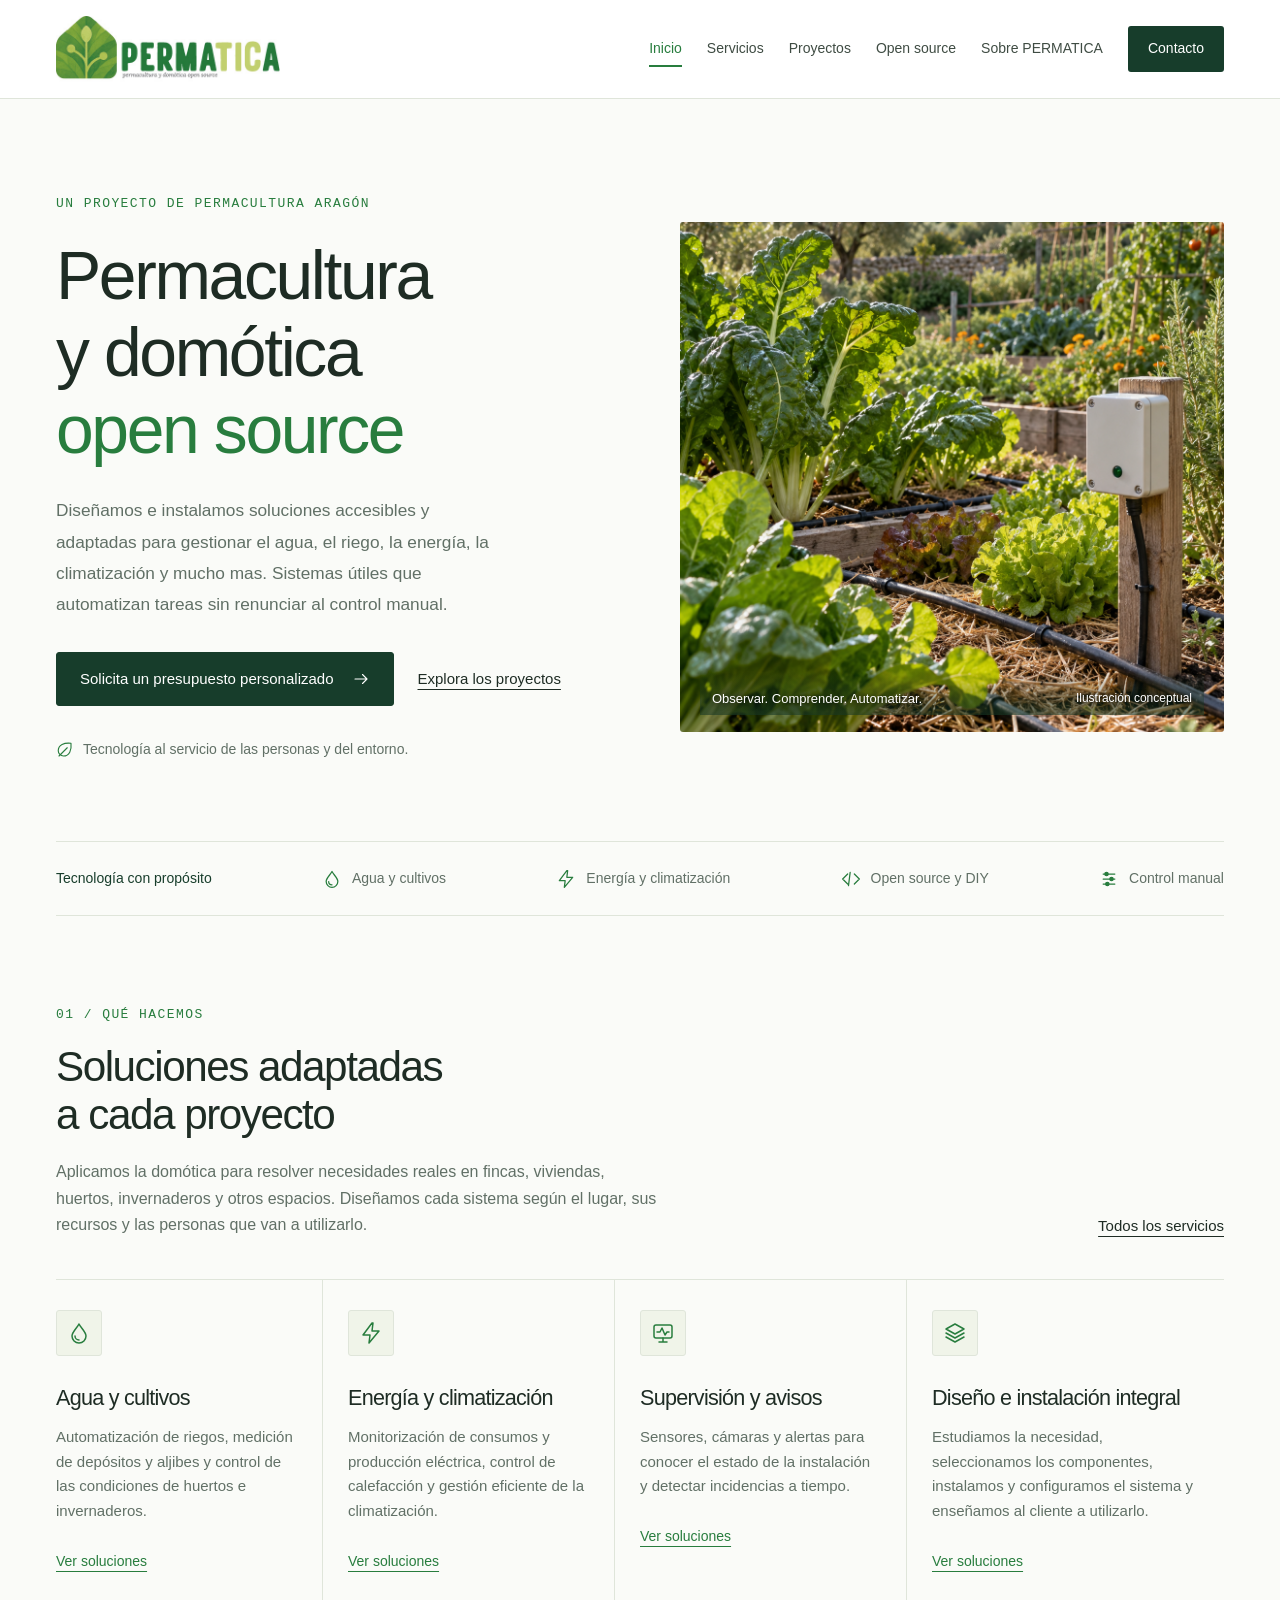
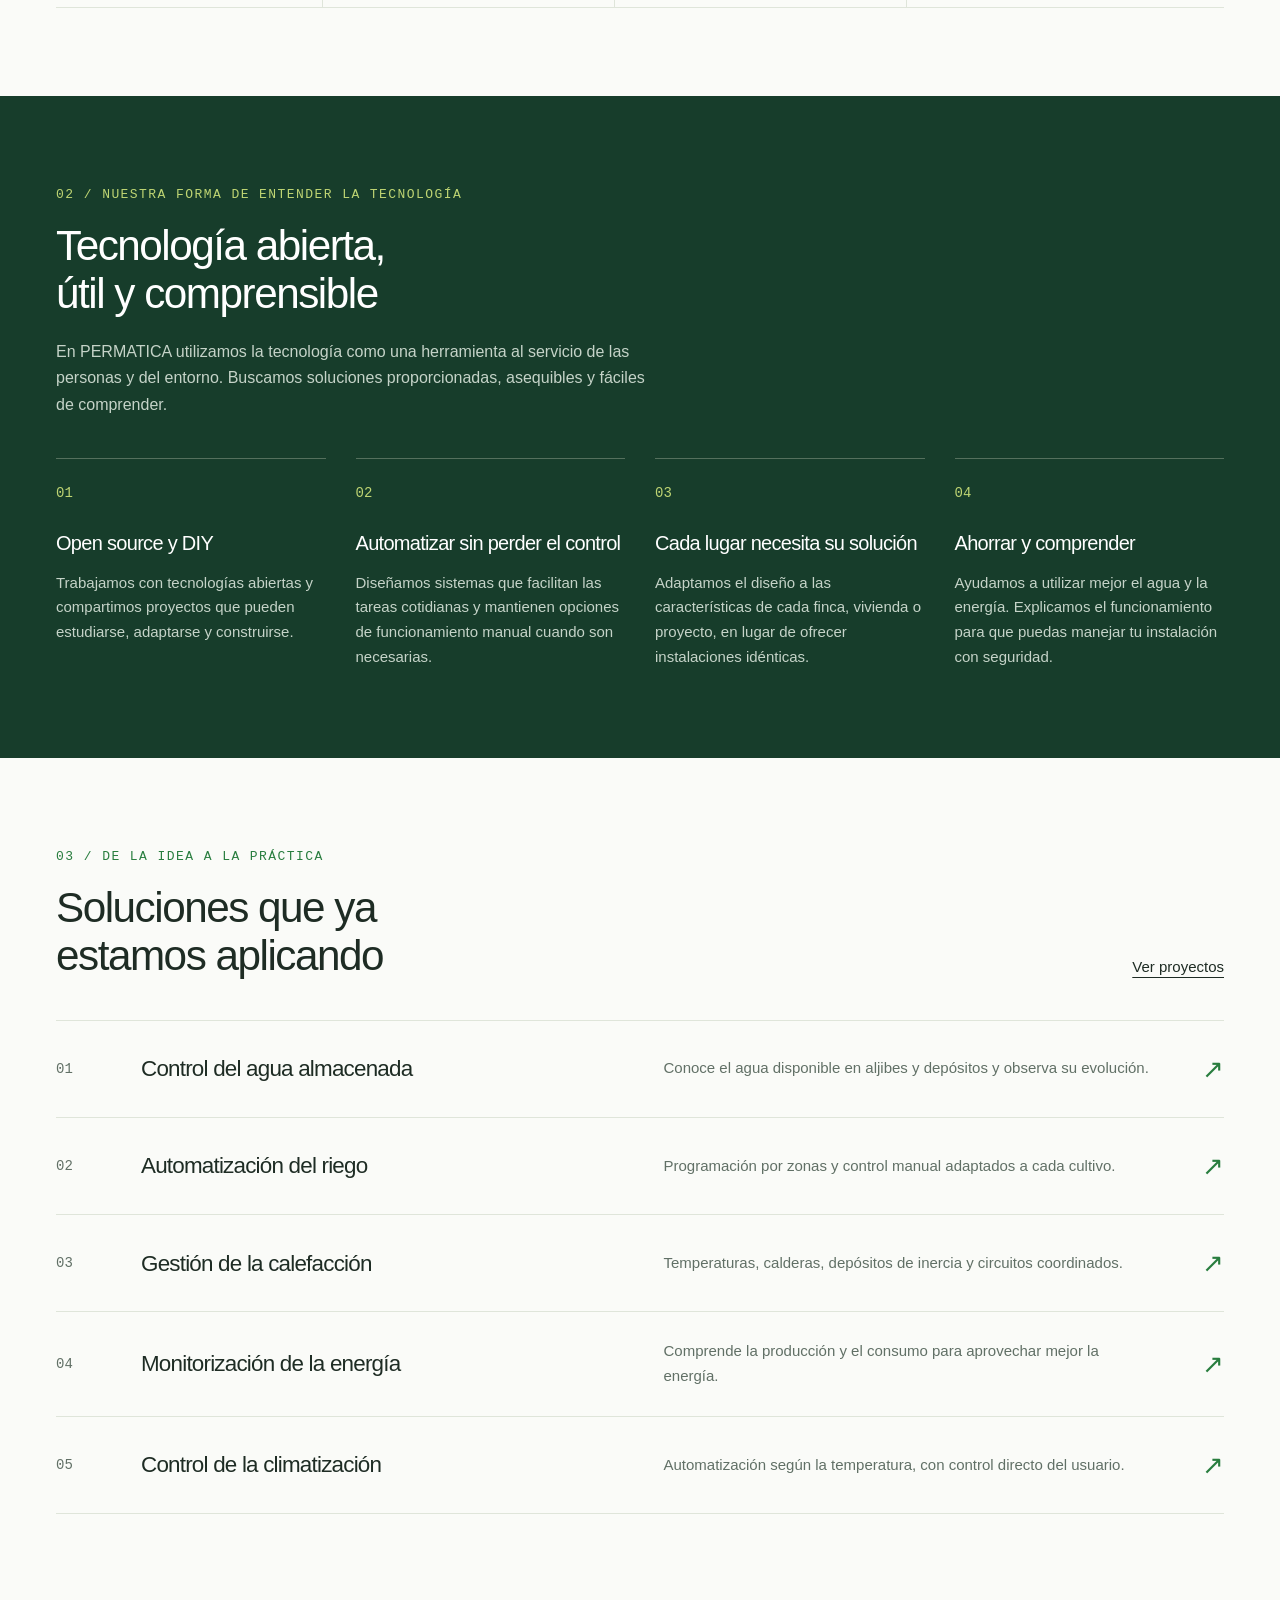
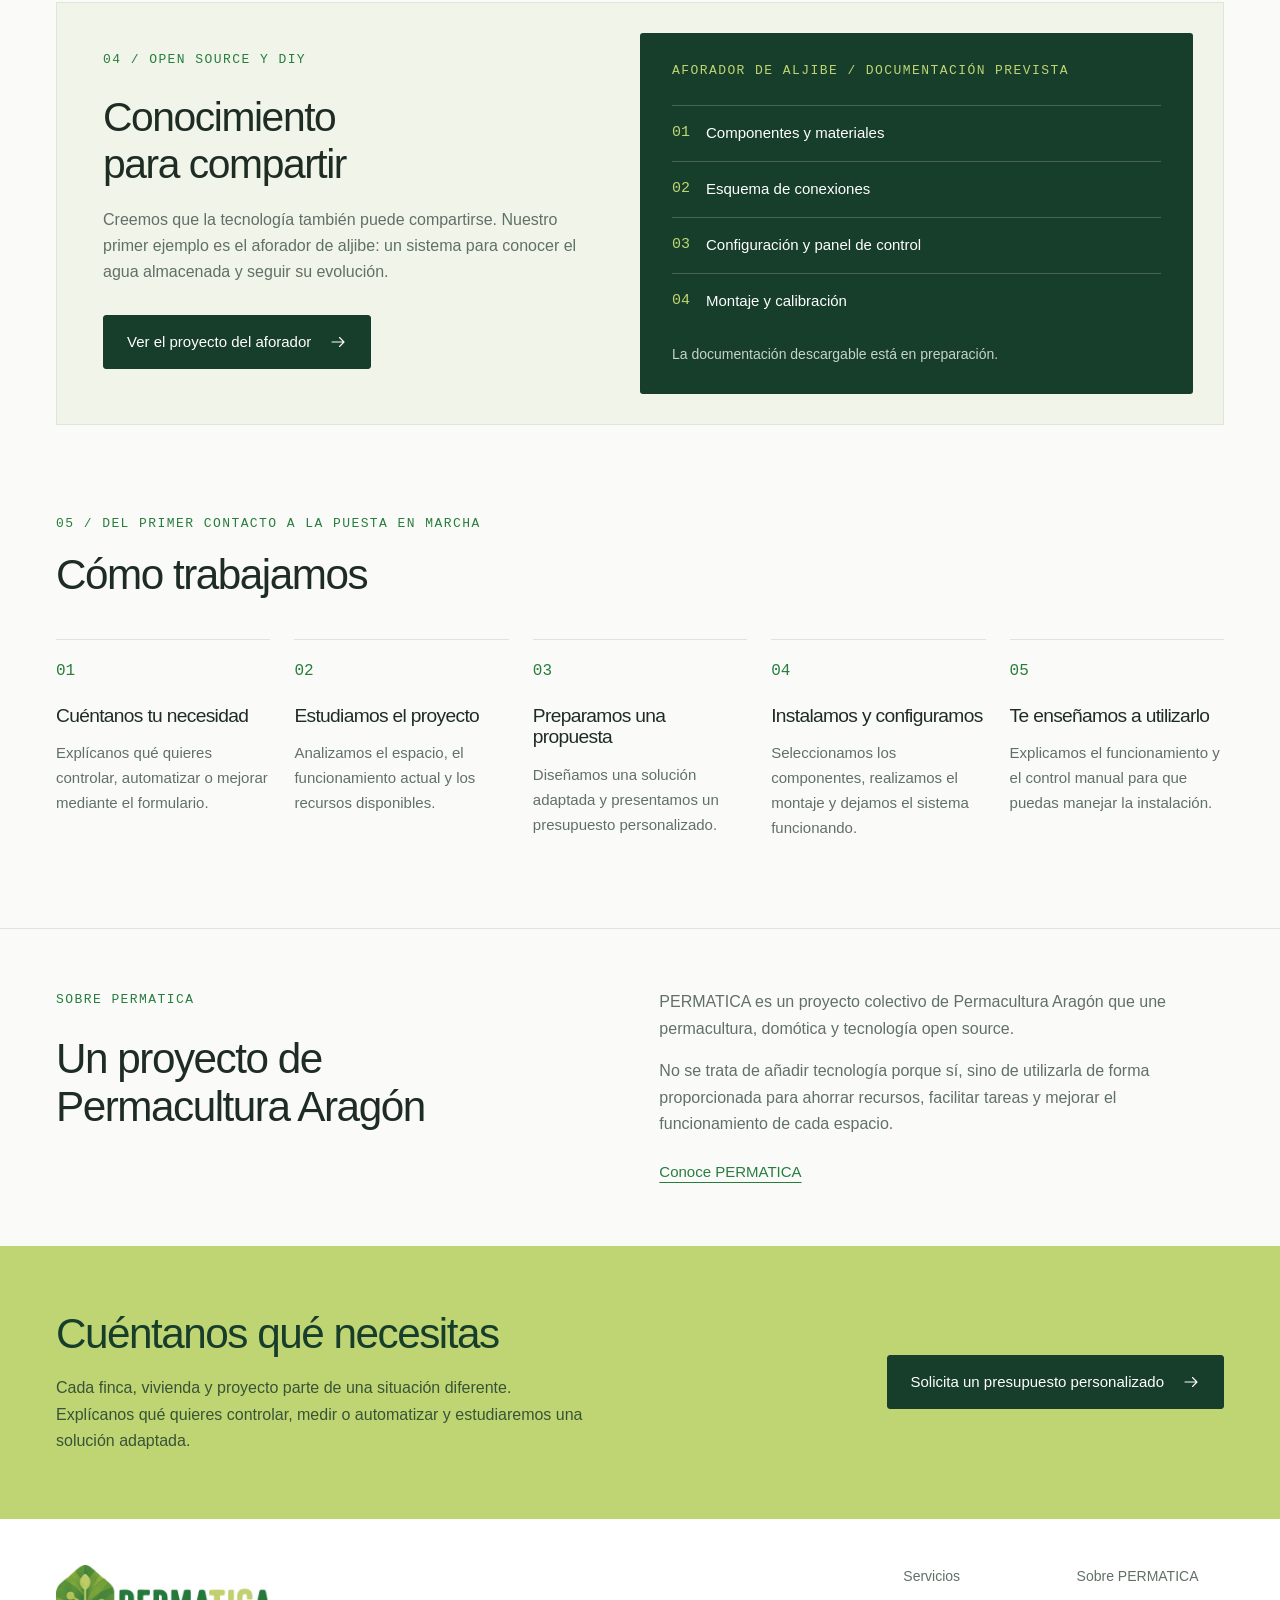
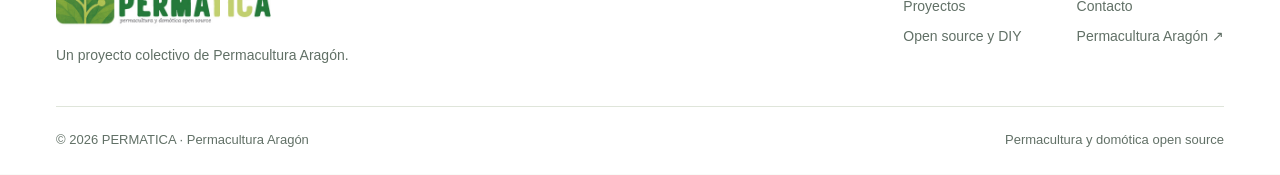
<file: index.html>
<!doctype html>
<html lang="es">
  <head>
    <meta charset="utf-8">
    <meta name="viewport" content="width=device-width,initial-scale=1">
    <meta name="color-scheme" content="light">
    <meta name="theme-color" content="#173d2b">
    <title>PERMATICA · Permacultura y domótica open source</title>
    <meta name="description" content="Diseñamos e instalamos soluciones de domótica para agua, riego, energía y climatización. Un proyecto colectivo de Permacultura Aragón.">
    <link rel="stylesheet" href="assets/site.css">
    <script src="assets/site.js" defer></script>
  </head>
  <body>
    <a class="skip" href="#contenido">Saltar al contenido</a>
    <header class="site-header">
      <div class="container header-inner">
        <a class="brand" href="index.html" aria-label="PERMATICA — Inicio"><img src="assets/logo-permatica.jpg" width="472" height="138" alt="PERMATICA. Permacultura y domótica open source"></a><button class="menu-toggle" type="button" aria-expanded="false" aria-controls="main-nav">Menú</button>
        <nav id="main-nav" class="main-nav" aria-label="Navegación principal">
          <a href="index.html" aria-current="page">Inicio</a><a href="servicios.html">Servicios</a><a href="proyectos.html">Proyectos</a><a href="open-source.html">Open source</a><a href="sobre-permatica.html">Sobre PERMATICA</a><a href="contacto.html" class="nav-contact">Contacto</a>
        </nav>
      </div>
    </header>
    <noscript>
      <div class="noscript">
        Navegación: <a href="index.html">Inicio</a> · <a href="servicios.html">Servicios</a> · <a href="proyectos.html">Proyectos</a> · <a href="open-source.html">Open source</a> · <a href="sobre-permatica.html">Sobre PERMATICA</a> · <a href="contacto.html">Contacto</a>
      </div>
    </noscript>
    <main id="contenido">
      <section class="hero">
        <div class="container">
          <div class="hero-grid">
            <div class="hero-copy">
              <span class="eyebrow">Un proyecto de Permacultura Aragón</span>
              <h1>
                Permacultura<br>y domótica<br><span>open source</span>
              </h1>
              <p class="lead">
                Diseñamos e instalamos soluciones accesibles y adaptadas para gestionar el agua, el riego, la energía, la climatización y mucho mas. Sistemas útiles que automatizan tareas sin renunciar al control manual.
              </p>
              <div class="hero-actions">
                <a class="button " href="contacto.html">Solicita un presupuesto personalizado<svg viewBox="0 0 24 24" fill="none" stroke="currentColor" stroke-width="1.5" stroke-linecap="round" stroke-linejoin="round" aria-hidden="true"><path d="M4 12h16m-6-6 6 6-6 6"/></svg></a><a class="text-link" href="proyectos.html">Explora los proyectos</a>
              </div>
              <p class="hero-foot">
                <svg viewBox="0 0 24 24" fill="none" stroke="currentColor" stroke-width="1.5" stroke-linecap="round" stroke-linejoin="round" aria-hidden="true"><path d="M20 3c-9-1-17 2-17 10a7 7 0 0 0 7 7c8 0 11-8 10-17ZM4 20 15 9"/></svg>Tecnología al servicio de las personas y del entorno.
              </p>
            </div>
            <figure class="hero-visual">
              <img src="assets/huerto-ilustracion.png" width="1024" height="1024" alt="Ilustración conceptual de un huerto con riego por goteo y sensores, entre vegetación y tecnología." fetchpriority="high">
              <figcaption class="photo-caption">
                <span>Observar. Comprender. Automatizar.</span><small>Ilustración conceptual</small>
              </figcaption>
            </figure>
          </div>
          <div class="topic-band">
            <span><b>Tecnología con propósito</b></span><span><svg viewBox="0 0 24 24" fill="none" stroke="currentColor" stroke-width="1.5" stroke-linecap="round" stroke-linejoin="round" aria-hidden="true"><path d="M12 3c-2 4-7 8-7 12a7 7 0 0 0 14 0c0-4-5-8-7-12Z"/><path d="M8 15a4 4 0 0 0 4 4"/></svg>Agua y cultivos</span><span><svg viewBox="0 0 24 24" fill="none" stroke="currentColor" stroke-width="1.5" stroke-linecap="round" stroke-linejoin="round" aria-hidden="true"><path d="m13 2-9 12h7l-1 8 10-12h-7l1-8Z"/></svg>Energía y climatización</span><span><svg viewBox="0 0 24 24" fill="none" stroke="currentColor" stroke-width="1.5" stroke-linecap="round" stroke-linejoin="round" aria-hidden="true"><path d="m8 6-6 6 6 6m8-12 6 6-6 6m-7 2 2-16"/></svg>Open source y DIY</span><span><svg viewBox="0 0 24 24" fill="none" stroke="currentColor" stroke-width="1.5" stroke-linecap="round" stroke-linejoin="round" aria-hidden="true"><path d="M5 6h14M5 12h14M5 18h14"/><circle cx="9" cy="6" r="2" fill="currentColor"/><circle cx="15" cy="12" r="2" fill="currentColor"/><circle cx="10" cy="18" r="2" fill="currentColor"/></svg>Control manual</span>
          </div>
        </div>
      </section>
      <section class="section">
        <div class="container">
          <div class="section-head">
            <div>
              <span class="eyebrow">01 / Qué hacemos</span>
              <h2>
                Soluciones adaptadas<br>a cada proyecto
              </h2>
              <p>
                Aplicamos la domótica para resolver necesidades reales en fincas, viviendas, huertos, invernaderos y otros espacios. Diseñamos cada sistema según el lugar, sus recursos y las personas que van a utilizarlo.
              </p>
            </div>
            <a class="text-link" href="servicios.html">Todos los servicios</a>
          </div>
          <div class="services-grid">
            <article class="service-card">
              <div class="service-icon">
                <svg viewBox="0 0 24 24" fill="none" stroke="currentColor" stroke-width="1.5" stroke-linecap="round" stroke-linejoin="round" aria-hidden="true"><path d="M12 3c-2 4-7 8-7 12a7 7 0 0 0 14 0c0-4-5-8-7-12Z"/><path d="M8 15a4 4 0 0 0 4 4"/></svg>
              </div>
              <h3>
                Agua y cultivos
              </h3>
              <p>
                Automatización de riegos, medición de depósitos y aljibes y control de las condiciones de huertos e invernaderos.
              </p>
              <a href="servicios.html#agua">Ver soluciones</a>
            </article>
            <article class="service-card">
              <div class="service-icon">
                <svg viewBox="0 0 24 24" fill="none" stroke="currentColor" stroke-width="1.5" stroke-linecap="round" stroke-linejoin="round" aria-hidden="true"><path d="m13 2-9 12h7l-1 8 10-12h-7l1-8Z"/></svg>
              </div>
              <h3>
                Energía y climatización
              </h3>
              <p>
                Monitorización de consumos y producción eléctrica, control de calefacción y gestión eficiente de la climatización.
              </p>
              <a href="servicios.html#energia">Ver soluciones</a>
            </article>
            <article class="service-card">
              <div class="service-icon">
                <svg viewBox="0 0 24 24" fill="none" stroke="currentColor" stroke-width="1.5" stroke-linecap="round" stroke-linejoin="round" aria-hidden="true"><rect x="3" y="4" width="18" height="13" rx="2"/><path d="M8 21h8M12 17v4M6 11h3l2-4 3 7 2-3h2"/></svg>
              </div>
              <h3>
                Supervisión y avisos
              </h3>
              <p>
                Sensores, cámaras y alertas para conocer el estado de la instalación y detectar incidencias a tiempo.
              </p>
              <a href="servicios.html#supervision">Ver soluciones</a>
            </article>
            <article class="service-card">
              <div class="service-icon">
                <svg viewBox="0 0 24 24" fill="none" stroke="currentColor" stroke-width="1.5" stroke-linecap="round" stroke-linejoin="round" aria-hidden="true"><path d="m12 3 9 5-9 5-9-5 9-5Zm-9 9 9 5 9-5M3 16l9 5 9-5"/></svg>
              </div>
              <h3>
                Diseño e instalación integral
              </h3>
              <p>
                Estudiamos la necesidad, seleccionamos los componentes, instalamos y configuramos el sistema y enseñamos al cliente a utilizarlo.
              </p>
              <a href="servicios.html#diseno">Ver soluciones</a>
            </article>
          </div>
        </div>
      </section>
      <section class="section dark-section">
        <div class="container">
          <div class="section-head">
            <div>
              <span class="eyebrow light">02 / Nuestra forma de entender la tecnología</span>
              <h2>
                Tecnología abierta,<br>útil y comprensible
              </h2>
              <p>
                En PERMATICA utilizamos la tecnología como una herramienta al servicio de las personas y del entorno. Buscamos soluciones proporcionadas, asequibles y fáciles de comprender.
              </p>
            </div>
          </div>
          <div class="principles">
            <article class="principle">
              <div class="num">
                01
              </div>
              <h3>
                Open source y DIY
              </h3>
              <p>
                Trabajamos con tecnologías abiertas y compartimos proyectos que pueden estudiarse, adaptarse y construirse.
              </p>
            </article>
            <article class="principle">
              <div class="num">
                02
              </div>
              <h3>
                Automatizar sin perder el control
              </h3>
              <p>
                Diseñamos sistemas que facilitan las tareas cotidianas y mantienen opciones de funcionamiento manual cuando son necesarias.
              </p>
            </article>
            <article class="principle">
              <div class="num">
                03
              </div>
              <h3>
                Cada lugar necesita su solución
              </h3>
              <p>
                Adaptamos el diseño a las características de cada finca, vivienda o proyecto, en lugar de ofrecer instalaciones idénticas.
              </p>
            </article>
            <article class="principle">
              <div class="num">
                04
              </div>
              <h3>
                Ahorrar y comprender
              </h3>
              <p>
                Ayudamos a utilizar mejor el agua y la energía. Explicamos el funcionamiento para que puedas manejar tu instalación con seguridad.
              </p>
            </article>
          </div>
        </div>
      </section>
      <section class="section">
        <div class="container">
          <div class="section-head">
            <div>
              <span class="eyebrow">03 / De la idea a la práctica</span>
              <h2>
                Soluciones que ya<br>estamos aplicando
              </h2>
            </div>
            <a class="text-link" href="proyectos.html">Ver proyectos</a>
          </div>
          <div class="project-list">
            <a class="project-row" href="proyectos.html#aforador"><span class="num">01</span>
            <h3>
              Control del agua almacenada
            </h3>
            <p>
              Conoce el agua disponible en aljibes y depósitos y observa su evolución.
            </p>
            <span class="row-arrow" aria-hidden="true">↗</span></a><a class="project-row" href="proyectos.html#riego"><span class="num">02</span>
            <h3>
              Automatización del riego
            </h3>
            <p>
              Programación por zonas y control manual adaptados a cada cultivo.
            </p>
            <span class="row-arrow" aria-hidden="true">↗</span></a><a class="project-row" href="proyectos.html#calefaccion"><span class="num">03</span>
            <h3>
              Gestión de la calefacción
            </h3>
            <p>
              Temperaturas, calderas, depósitos de inercia y circuitos coordinados.
            </p>
            <span class="row-arrow" aria-hidden="true">↗</span></a><a class="project-row" href="proyectos.html#energia"><span class="num">04</span>
            <h3>
              Monitorización de la energía
            </h3>
            <p>
              Comprende la producción y el consumo para aprovechar mejor la energía.
            </p>
            <span class="row-arrow" aria-hidden="true">↗</span></a><a class="project-row" href="proyectos.html#climatizacion"><span class="num">05</span>
            <h3>
              Control de la climatización
            </h3>
            <p>
              Automatización según la temperatura, con control directo del usuario.
            </p>
            <span class="row-arrow" aria-hidden="true">↗</span></a>
          </div>
        </div>
      </section>
      <section class="section" style="padding-top:0">
        <div class="container">
          <div class="open-panel">
            <div class="open-copy">
              <span class="eyebrow">04 / Open source y DIY</span>
              <h2>
                Conocimiento<br>para compartir
              </h2>
              <p>
                Creemos que la tecnología también puede compartirse. Nuestro primer ejemplo es el aforador de aljibe: un sistema para conocer el agua almacenada y seguir su evolución.
              </p>
              <a class="button " href="open-source.html">Ver el proyecto del aforador<svg viewBox="0 0 24 24" fill="none" stroke="currentColor" stroke-width="1.5" stroke-linecap="round" stroke-linejoin="round" aria-hidden="true"><path d="M4 12h16m-6-6 6 6-6 6"/></svg></a>
            </div>
            <div class="open-index">
              <span class="eyebrow light">Aforador de aljibe / Documentación prevista</span>
              <ul>
                <li>
                  <span>01</span>Componentes y materiales
                </li>
                <li>
                  <span>02</span>Esquema de conexiones
                </li>
                <li>
                  <span>03</span>Configuración y panel de control
                </li>
                <li>
                  <span>04</span>Montaje y calibración
                </li>
              </ul>
              <p class="status-note">
                La documentación descargable está en preparación.
              </p>
            </div>
          </div>
        </div>
      </section>
      <section class="section" style="padding-top:0">
        <div class="container">
          <div class="section-head">
            <div>
              <span class="eyebrow">05 / Del primer contacto a la puesta en marcha</span>
              <h2>
                Cómo trabajamos
              </h2>
            </div>
          </div>
          <div class="process">
            <article class="process-step">
              <span class="num">01</span>
              <h3>
                Cuéntanos tu necesidad
              </h3>
              <p>
                Explícanos qué quieres controlar, automatizar o mejorar mediante el formulario.
              </p>
            </article>
            <article class="process-step">
              <span class="num">02</span>
              <h3>
                Estudiamos el proyecto
              </h3>
              <p>
                Analizamos el espacio, el funcionamiento actual y los recursos disponibles.
              </p>
            </article>
            <article class="process-step">
              <span class="num">03</span>
              <h3>
                Preparamos una propuesta
              </h3>
              <p>
                Diseñamos una solución adaptada y presentamos un presupuesto personalizado.
              </p>
            </article>
            <article class="process-step">
              <span class="num">04</span>
              <h3>
                Instalamos y configuramos
              </h3>
              <p>
                Seleccionamos los componentes, realizamos el montaje y dejamos el sistema funcionando.
              </p>
            </article>
            <article class="process-step">
              <span class="num">05</span>
              <h3>
                Te enseñamos a utilizarlo
              </h3>
              <p>
                Explicamos el funcionamiento y el control manual para que puedas manejar la instalación.
              </p>
            </article>
          </div>
        </div>
      </section>
      <section class="about-strip">
        <div class="container">
          <div>
            <span class="eyebrow">Sobre PERMATICA</span>
            <h2>
              Un proyecto de<br>Permacultura Aragón
            </h2>
          </div>
          <div>
            <p>
              PERMATICA es un proyecto colectivo de Permacultura Aragón que une permacultura, domótica y tecnología open source.
            </p>
            <p>
              No se trata de añadir tecnología porque sí, sino de utilizarla de forma proporcionada para ahorrar recursos, facilitar tareas y mejorar el funcionamiento de cada espacio.
            </p>
            <a class="text-link" href="sobre-permatica.html">Conoce PERMATICA</a>
          </div>
        </div>
      </section>
      <section class="cta">
        <div class="container">
          <div>
            <h2>
              Cuéntanos qué necesitas
            </h2>
            <p>
              Cada finca, vivienda y proyecto parte de una situación diferente. Explícanos qué quieres controlar, medir o automatizar y estudiaremos una solución adaptada.
            </p>
          </div>
          <a class="button " href="contacto.html">Solicita un presupuesto personalizado<svg viewBox="0 0 24 24" fill="none" stroke="currentColor" stroke-width="1.5" stroke-linecap="round" stroke-linejoin="round" aria-hidden="true"><path d="M4 12h16m-6-6 6 6-6 6"/></svg></a>
        </div>
      </section>
    </main>
    <footer class="site-footer">
      <div class="container">
        <div class="footer-top">
          <div class="footer-brand">
            <a href="index.html"><img src="assets/logo-permatica.jpg" width="472" height="138" alt="PERMATICA" loading="lazy"></a>
            <p>
              Un proyecto colectivo de Permacultura Aragón.
            </p>
          </div>
          <div class="footer-links">
            <div>
              <a href="servicios.html">Servicios</a><a href="proyectos.html">Proyectos</a><a href="open-source.html">Open source y DIY</a>
            </div>
            <div>
              <a href="sobre-permatica.html">Sobre PERMATICA</a><a href="contacto.html">Contacto</a><a href="https://permaculturaaragon.org/" target="_blank" rel="noopener noreferrer">Permacultura Aragón ↗</a>
            </div>
          </div>
        </div>
        <div class="footer-bottom">
          <span>© 2026 PERMATICA · Permacultura Aragón</span><span>Permacultura y domótica open source</span>
        </div>
      </div>
    </footer>
  </body>
</html>
</file>
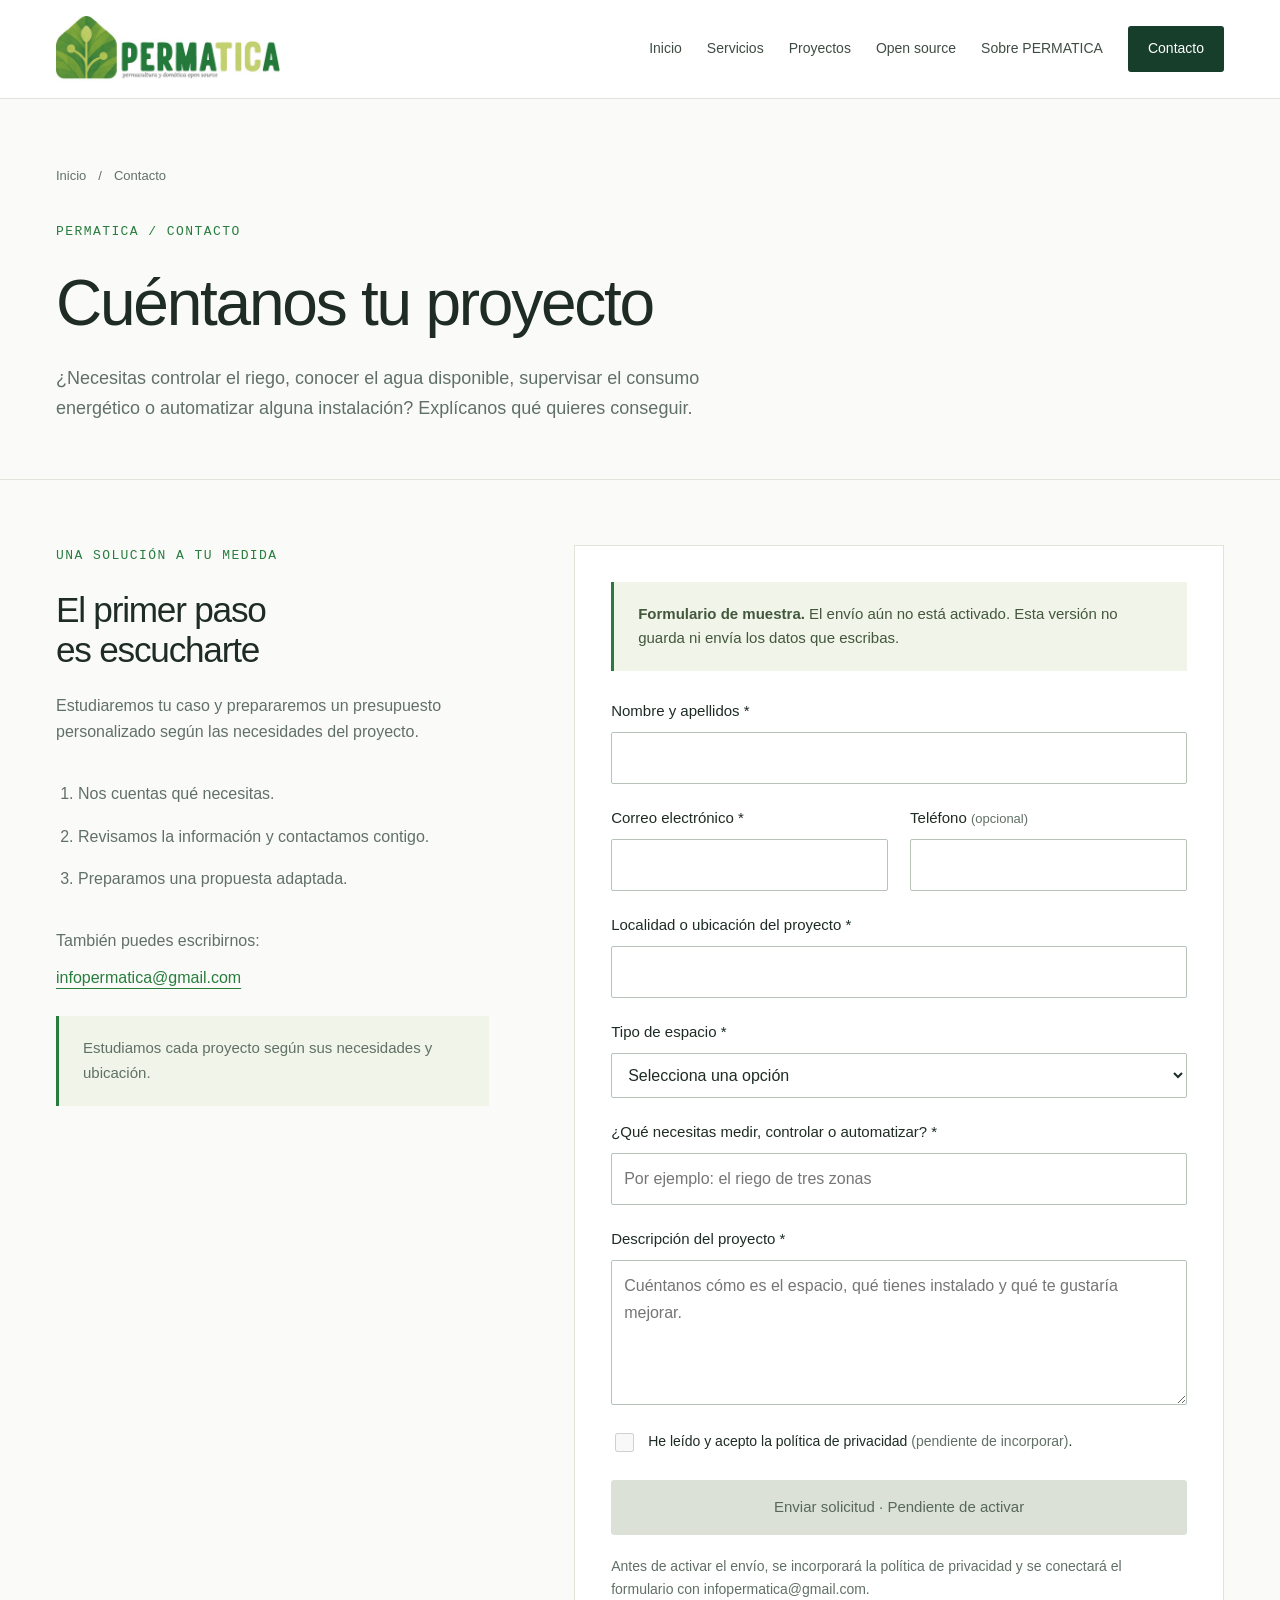
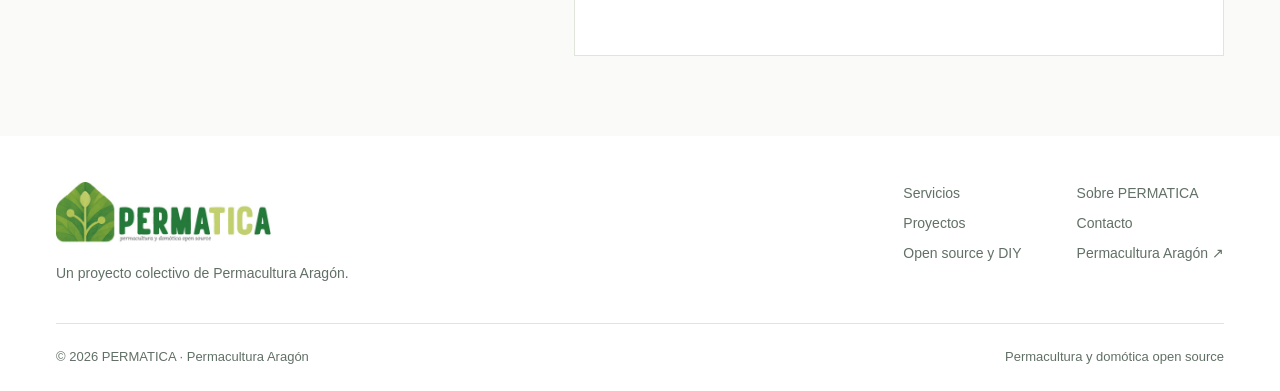
<file: contacto.html>
<!doctype html>
<html lang="es">
  <head>
    <meta charset="utf-8">
    <meta name="viewport" content="width=device-width,initial-scale=1">
    <meta name="color-scheme" content="light">
    <meta name="theme-color" content="#173d2b">
    <title>Contacto y presupuesto personalizado · PERMATICA</title>
    <meta name="description" content="Cuéntanos qué necesitas medir, controlar o automatizar. Estudiaremos una solución adaptada a tu proyecto.">
    <link rel="stylesheet" href="assets/site.css">
    <script src="assets/site.js" defer></script>
  </head>
  <body>
    <a class="skip" href="#contenido">Saltar al contenido</a>
    <header class="site-header">
      <div class="container header-inner">
        <a class="brand" href="index.html" aria-label="PERMATICA — Inicio"><img src="assets/logo-permatica.jpg" width="472" height="138" alt="PERMATICA. Permacultura y domótica open source"></a><button class="menu-toggle" type="button" aria-expanded="false" aria-controls="main-nav">Menú</button>
        <nav id="main-nav" class="main-nav" aria-label="Navegación principal">
          <a href="index.html">Inicio</a><a href="servicios.html">Servicios</a><a href="proyectos.html">Proyectos</a><a href="open-source.html">Open source</a><a href="sobre-permatica.html">Sobre PERMATICA</a><a href="contacto.html" aria-current="page" class="nav-contact">Contacto</a>
        </nav>
      </div>
    </header>
    <noscript>
      <div class="noscript">
        Navegación: <a href="index.html">Inicio</a> · <a href="servicios.html">Servicios</a> · <a href="proyectos.html">Proyectos</a> · <a href="open-source.html">Open source</a> · <a href="sobre-permatica.html">Sobre PERMATICA</a> · <a href="contacto.html">Contacto</a>
      </div>
    </noscript>
    <main id="contenido">
      <section class="page-intro">
        <div class="container">
          <div class="breadcrumb">
            <a href="index.html">Inicio</a><span aria-hidden="true">/</span><span>Contacto</span>
          </div>
          <span class="eyebrow">PERMATICA / Contacto</span>
          <h1>
            Cuéntanos tu proyecto
          </h1>
          <p class="lead">
            ¿Necesitas controlar el riego, conocer el agua disponible, supervisar el consumo energético o automatizar alguna instalación? Explícanos qué quieres conseguir.
          </p>
        </div>
      </section>
      <div class="container">
        <div class="contact-grid">
          <aside class="contact-aside">
            <span class="eyebrow">Una solución a tu medida</span>
            <h2>
              El primer paso<br>es escucharte
            </h2>
            <p>
              Estudiaremos tu caso y prepararemos un presupuesto personalizado según las necesidades del proyecto.
            </p>
            <ol>
              <li>
                Nos cuentas qué necesitas.
              </li>
              <li>
                Revisamos la información y contactamos contigo.
              </li>
              <li>
                Preparamos una propuesta adaptada.
              </li>
            </ol>
            <p>
              También puedes escribirnos:
            </p>
            <a class="email-link" href="mailto:infopermatica@gmail.com">infopermatica@gmail.com</a>
            <div class="notice">
              <p>
                Estudiamos cada proyecto según sus necesidades y ubicación.
              </p>
            </div>
          </aside>
          <div class="form-shell">
            <div class="notice" id="preview-notice">
              <p>
                <strong>Formulario de muestra.</strong> El envío aún no está activado. Esta versión no guarda ni envía los datos que escribas.
              </p>
            </div>
            <form id="project-form" aria-describedby="preview-notice privacy-draft" method="post">
              <div class="form-grid">
                <div class="field full">
                  <label for="name">
                    Nombre y apellidos <span aria-hidden="true">*</span>
                  </label>
                  <input id="name" name="name" autocomplete="name" required maxlength="150">
                </div>
                <div class="field">
                  <label for="email">
                    Correo electrónico <span aria-hidden="true">*</span>
                  </label>
                  <input type="email" id="email" name="email" autocomplete="email" required maxlength="254">
                </div>
                <div class="field">
                  <label for="phone">
                    Teléfono <small>(opcional)</small>
                  </label>
                  <input type="tel" id="phone" name="phone" autocomplete="tel" maxlength="40">
                </div>
                <div class="field full">
                  <label for="location">
                    Localidad o ubicación del proyecto <span aria-hidden="true">*</span>
                  </label>
                  <input id="location" name="location" autocomplete="address-level2" required maxlength="200">
                </div>
                <div class="field full">
                  <label for="space">
                    Tipo de espacio <span aria-hidden="true">*</span>
                  </label>
                  <select id="space" name="space" required><option value="">Selecciona una opción</option><option>Vivienda</option><option>Finca</option><option>Huerto</option><option>Invernadero</option><option>Asociación</option><option>Centro educativo</option><option>Otro</option></select>
                </div>
                <div class="field full">
                  <label for="need">
                    ¿Qué necesitas medir, controlar o automatizar? <span aria-hidden="true">*</span>
                  </label>
                  <input id="need" name="need" required maxlength="300" placeholder="Por ejemplo: el riego de tres zonas">
                </div>
                <div class="field full">
                  <label for="description">
                    Descripción del proyecto <span aria-hidden="true">*</span>
                  </label>
                  <textarea id="description" name="description" required maxlength="5000" placeholder="Cuéntanos cómo es el espacio, qué tienes instalado y qué te gustaría mejorar."></textarea>
                </div>
              </div>
              <label class="check-line">
                <input type="checkbox" name="privacy" required disabled><span>He leído y acepto la política de privacidad <span class="subtle">(pendiente de incorporar)</span>.</span>
              </label>
              <button type="submit" class="button" disabled>Enviar solicitud · Pendiente de activar</button>
              <p class="privacy-note" id="privacy-draft">
                Antes de activar el envío, se incorporará la política de privacidad y se conectará el formulario con infopermatica@gmail.com.
              </p>
              <p class="form-message" id="form-message" role="status" aria-live="polite">
              </p>
            </form>
          </div>
        </div>
      </div>
    </main>
    <footer class="site-footer">
      <div class="container">
        <div class="footer-top">
          <div class="footer-brand">
            <a href="index.html"><img src="assets/logo-permatica.jpg" width="472" height="138" alt="PERMATICA" loading="lazy"></a>
            <p>
              Un proyecto colectivo de Permacultura Aragón.
            </p>
          </div>
          <div class="footer-links">
            <div>
              <a href="servicios.html">Servicios</a><a href="proyectos.html">Proyectos</a><a href="open-source.html">Open source y DIY</a>
            </div>
            <div>
              <a href="sobre-permatica.html">Sobre PERMATICA</a><a href="contacto.html">Contacto</a><a href="https://permaculturaaragon.org/" target="_blank" rel="noopener noreferrer">Permacultura Aragón ↗</a>
            </div>
          </div>
        </div>
        <div class="footer-bottom">
          <span>© 2026 PERMATICA · Permacultura Aragón</span><span>Permacultura y domótica open source</span>
        </div>
      </div>
    </footer>
  </body>
</html>
</file>
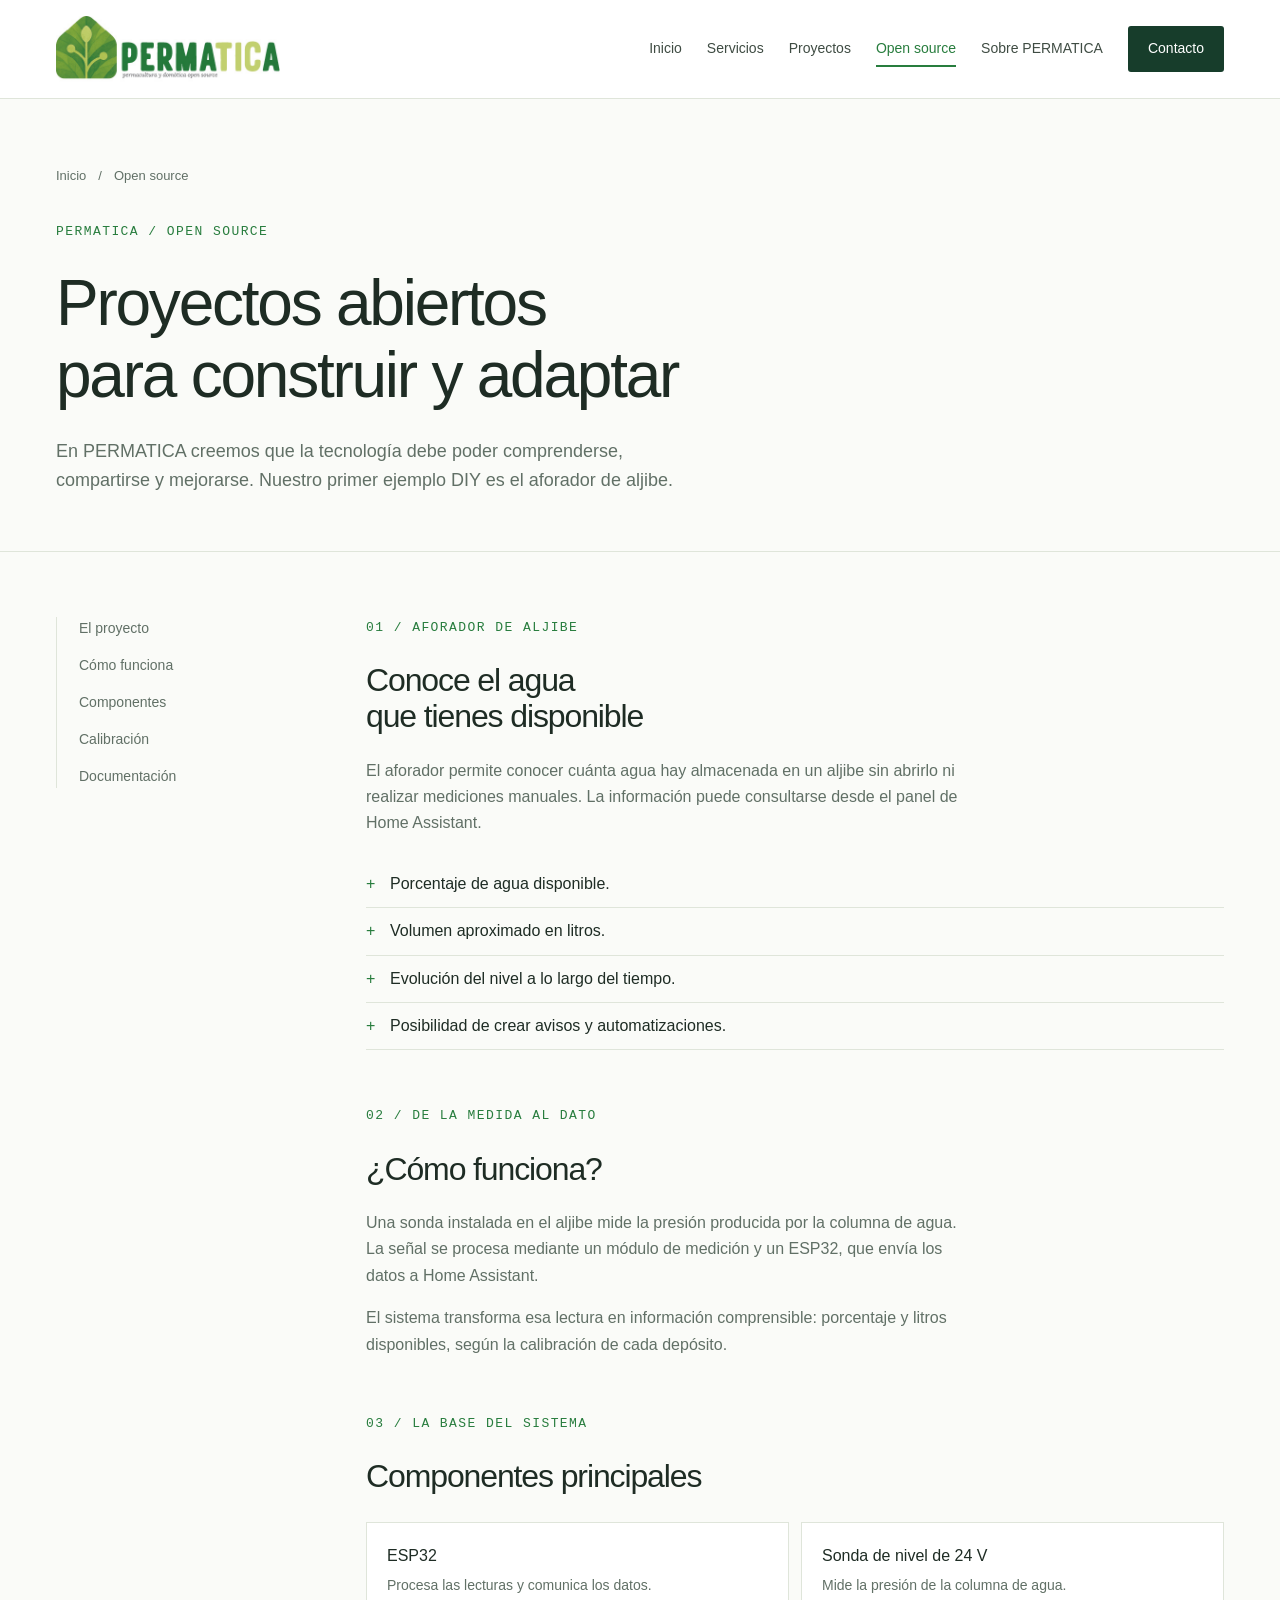
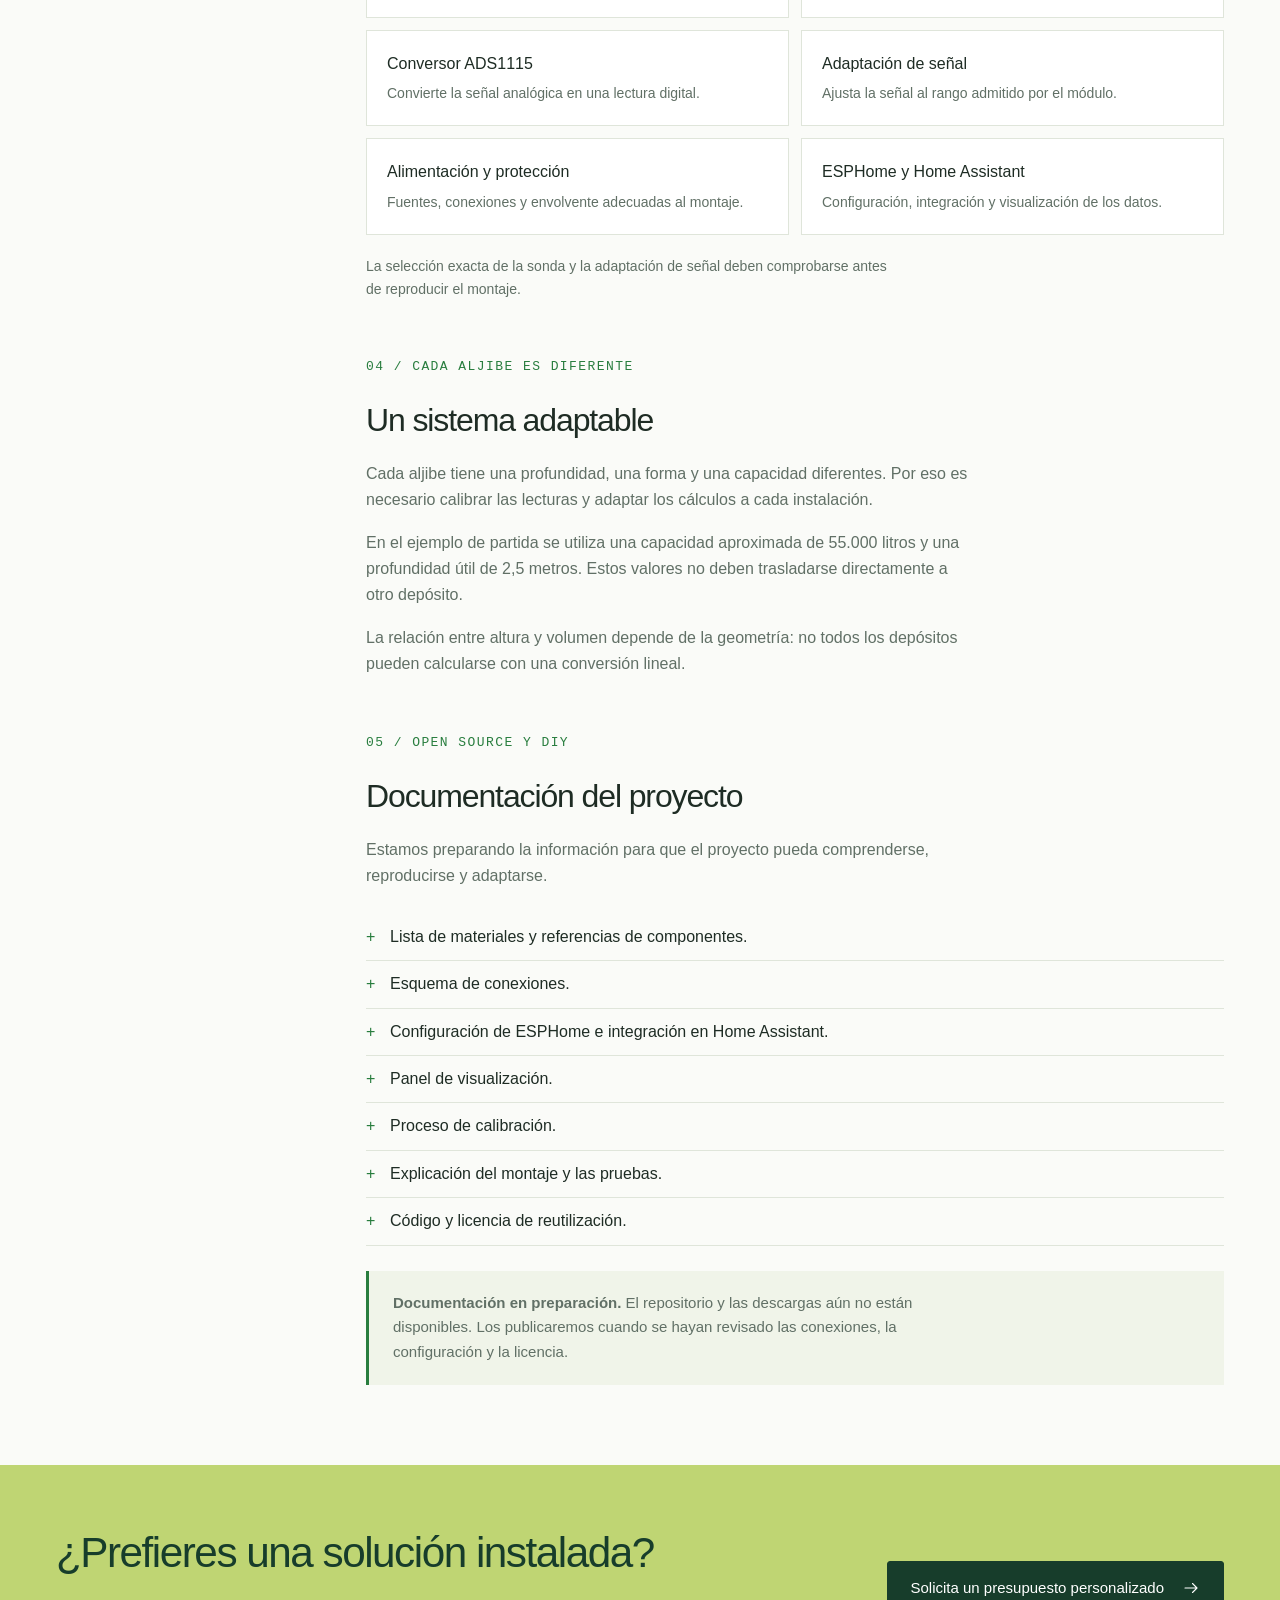
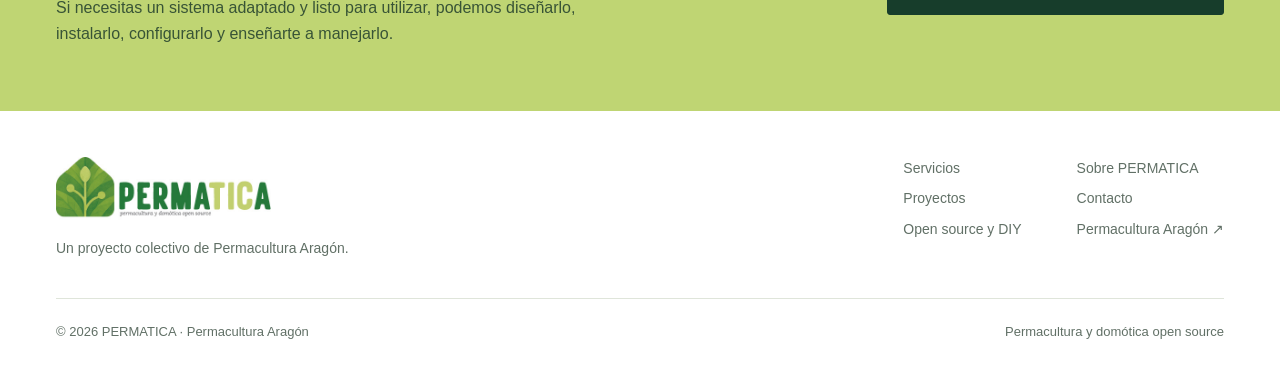
<file: open-source.html>
<!doctype html>
<html lang="es">
  <head>
    <meta charset="utf-8">
    <meta name="viewport" content="width=device-width,initial-scale=1">
    <meta name="color-scheme" content="light">
    <meta name="theme-color" content="#173d2b">
    <title>Aforador de aljibe open source · PERMATICA</title>
    <meta name="description" content="Conoce el proyecto DIY de aforador de aljibe con ESPHome y Home Assistant. Documentación en preparación.">
    <link rel="stylesheet" href="assets/site.css">
    <script src="assets/site.js" defer></script>
  </head>
  <body>
    <a class="skip" href="#contenido">Saltar al contenido</a>
    <header class="site-header">
      <div class="container header-inner">
        <a class="brand" href="index.html" aria-label="PERMATICA — Inicio"><img src="assets/logo-permatica.jpg" width="472" height="138" alt="PERMATICA. Permacultura y domótica open source"></a><button class="menu-toggle" type="button" aria-expanded="false" aria-controls="main-nav">Menú</button>
        <nav id="main-nav" class="main-nav" aria-label="Navegación principal">
          <a href="index.html">Inicio</a><a href="servicios.html">Servicios</a><a href="proyectos.html">Proyectos</a><a href="open-source.html" aria-current="page">Open source</a><a href="sobre-permatica.html">Sobre PERMATICA</a><a href="contacto.html" class="nav-contact">Contacto</a>
        </nav>
      </div>
    </header>
    <noscript>
      <div class="noscript">
        Navegación: <a href="index.html">Inicio</a> · <a href="servicios.html">Servicios</a> · <a href="proyectos.html">Proyectos</a> · <a href="open-source.html">Open source</a> · <a href="sobre-permatica.html">Sobre PERMATICA</a> · <a href="contacto.html">Contacto</a>
      </div>
    </noscript>
    <main id="contenido">
      <section class="page-intro">
        <div class="container">
          <div class="breadcrumb">
            <a href="index.html">Inicio</a><span aria-hidden="true">/</span><span>Open source</span>
          </div>
          <span class="eyebrow">PERMATICA / Open source</span>
          <h1>
            Proyectos abiertos<br>para construir y adaptar
          </h1>
          <p class="lead">
            En PERMATICA creemos que la tecnología debe poder comprenderse, compartirse y mejorarse. Nuestro primer ejemplo DIY es el aforador de aljibe.
          </p>
        </div>
      </section>
      <div class="container">
        <div class="article-grid">
          <nav class="article-nav" aria-label="En esta página">
            <a href="#aforador">El proyecto</a><a href="#funcionamiento">Cómo funciona</a><a href="#componentes">Componentes</a><a href="#calibracion">Calibración</a><a href="#documentacion">Documentación</a>
          </nav>
          <article class="article-content">
            <section id="aforador">
              <span class="eyebrow">01 / Aforador de aljibe</span>
              <h2>
                Conoce el agua<br>que tienes disponible
              </h2>
              <p>
                El aforador permite conocer cuánta agua hay almacenada en un aljibe sin abrirlo ni realizar mediciones manuales. La información puede consultarse desde el panel de Home Assistant.
              </p>
              <ul class="feature-list">
                <li>
                  Porcentaje de agua disponible.
                </li>
                <li>
                  Volumen aproximado en litros.
                </li>
                <li>
                  Evolución del nivel a lo largo del tiempo.
                </li>
                <li>
                  Posibilidad de crear avisos y automatizaciones.
                </li>
              </ul>
            </section>
            <section id="funcionamiento">
              <span class="eyebrow">02 / De la medida al dato</span>
              <h2>
                ¿Cómo funciona?
              </h2>
              <p>
                Una sonda instalada en el aljibe mide la presión producida por la columna de agua. La señal se procesa mediante un módulo de medición y un ESP32, que envía los datos a Home Assistant.
              </p>
              <p>
                El sistema transforma esa lectura en información comprensible: porcentaje y litros disponibles, según la calibración de cada depósito.
              </p>
            </section>
            <section id="componentes">
              <span class="eyebrow">03 / La base del sistema</span>
              <h2>
                Componentes principales
              </h2>
              <div class="component-grid">
                <div class="component">
                  <strong>ESP32</strong>
                  <p>
                    Procesa las lecturas y comunica los datos.
                  </p>
                </div>
                <div class="component">
                  <strong>Sonda de nivel de 24 V</strong>
                  <p>
                    Mide la presión de la columna de agua.
                  </p>
                </div>
                <div class="component">
                  <strong>Conversor ADS1115</strong>
                  <p>
                    Convierte la señal analógica en una lectura digital.
                  </p>
                </div>
                <div class="component">
                  <strong>Adaptación de señal</strong>
                  <p>
                    Ajusta la señal al rango admitido por el módulo.
                  </p>
                </div>
                <div class="component">
                  <strong>Alimentación y protección</strong>
                  <p>
                    Fuentes, conexiones y envolvente adecuadas al montaje.
                  </p>
                </div>
                <div class="component">
                  <strong>ESPHome y Home Assistant</strong>
                  <p>
                    Configuración, integración y visualización de los datos.
                  </p>
                </div>
              </div>
              <p class="privacy-note">
                La selección exacta de la sonda y la adaptación de señal deben comprobarse antes de reproducir el montaje.
              </p>
            </section>
            <section id="calibracion">
              <span class="eyebrow">04 / Cada aljibe es diferente</span>
              <h2>
                Un sistema adaptable
              </h2>
              <p>
                Cada aljibe tiene una profundidad, una forma y una capacidad diferentes. Por eso es necesario calibrar las lecturas y adaptar los cálculos a cada instalación.
              </p>
              <p>
                En el ejemplo de partida se utiliza una capacidad aproximada de 55.000 litros y una profundidad útil de 2,5 metros. Estos valores no deben trasladarse directamente a otro depósito.
              </p>
              <p>
                La relación entre altura y volumen depende de la geometría: no todos los depósitos pueden calcularse con una conversión lineal.
              </p>
            </section>
            <section id="documentacion">
              <span class="eyebrow">05 / Open source y DIY</span>
              <h2>
                Documentación del proyecto
              </h2>
              <p>
                Estamos preparando la información para que el proyecto pueda comprenderse, reproducirse y adaptarse.
              </p>
              <ul class="feature-list">
                <li>
                  Lista de materiales y referencias de componentes.
                </li>
                <li>
                  Esquema de conexiones.
                </li>
                <li>
                  Configuración de ESPHome e integración en Home Assistant.
                </li>
                <li>
                  Panel de visualización.
                </li>
                <li>
                  Proceso de calibración.
                </li>
                <li>
                  Explicación del montaje y las pruebas.
                </li>
                <li>
                  Código y licencia de reutilización.
                </li>
              </ul>
              <div class="notice">
                <p>
                  <strong>Documentación en preparación.</strong> El repositorio y las descargas aún no están disponibles. Los publicaremos cuando se hayan revisado las conexiones, la configuración y la licencia.
                </p>
              </div>
            </section>
          </article>
        </div>
      </div>
      <section class="cta">
        <div class="container">
          <div>
            <h2>
              ¿Prefieres una solución instalada?
            </h2>
            <p>
              Si necesitas un sistema adaptado y listo para utilizar, podemos diseñarlo, instalarlo, configurarlo y enseñarte a manejarlo.
            </p>
          </div>
          <a class="button " href="contacto.html">Solicita un presupuesto personalizado<svg viewBox="0 0 24 24" fill="none" stroke="currentColor" stroke-width="1.5" stroke-linecap="round" stroke-linejoin="round" aria-hidden="true"><path d="M4 12h16m-6-6 6 6-6 6"/></svg></a>
        </div>
      </section>
    </main>
    <footer class="site-footer">
      <div class="container">
        <div class="footer-top">
          <div class="footer-brand">
            <a href="index.html"><img src="assets/logo-permatica.jpg" width="472" height="138" alt="PERMATICA" loading="lazy"></a>
            <p>
              Un proyecto colectivo de Permacultura Aragón.
            </p>
          </div>
          <div class="footer-links">
            <div>
              <a href="servicios.html">Servicios</a><a href="proyectos.html">Proyectos</a><a href="open-source.html">Open source y DIY</a>
            </div>
            <div>
              <a href="sobre-permatica.html">Sobre PERMATICA</a><a href="contacto.html">Contacto</a><a href="https://permaculturaaragon.org/" target="_blank" rel="noopener noreferrer">Permacultura Aragón ↗</a>
            </div>
          </div>
        </div>
        <div class="footer-bottom">
          <span>© 2026 PERMATICA · Permacultura Aragón</span><span>Permacultura y domótica open source</span>
        </div>
      </div>
    </footer>
  </body>
</html>
</file>
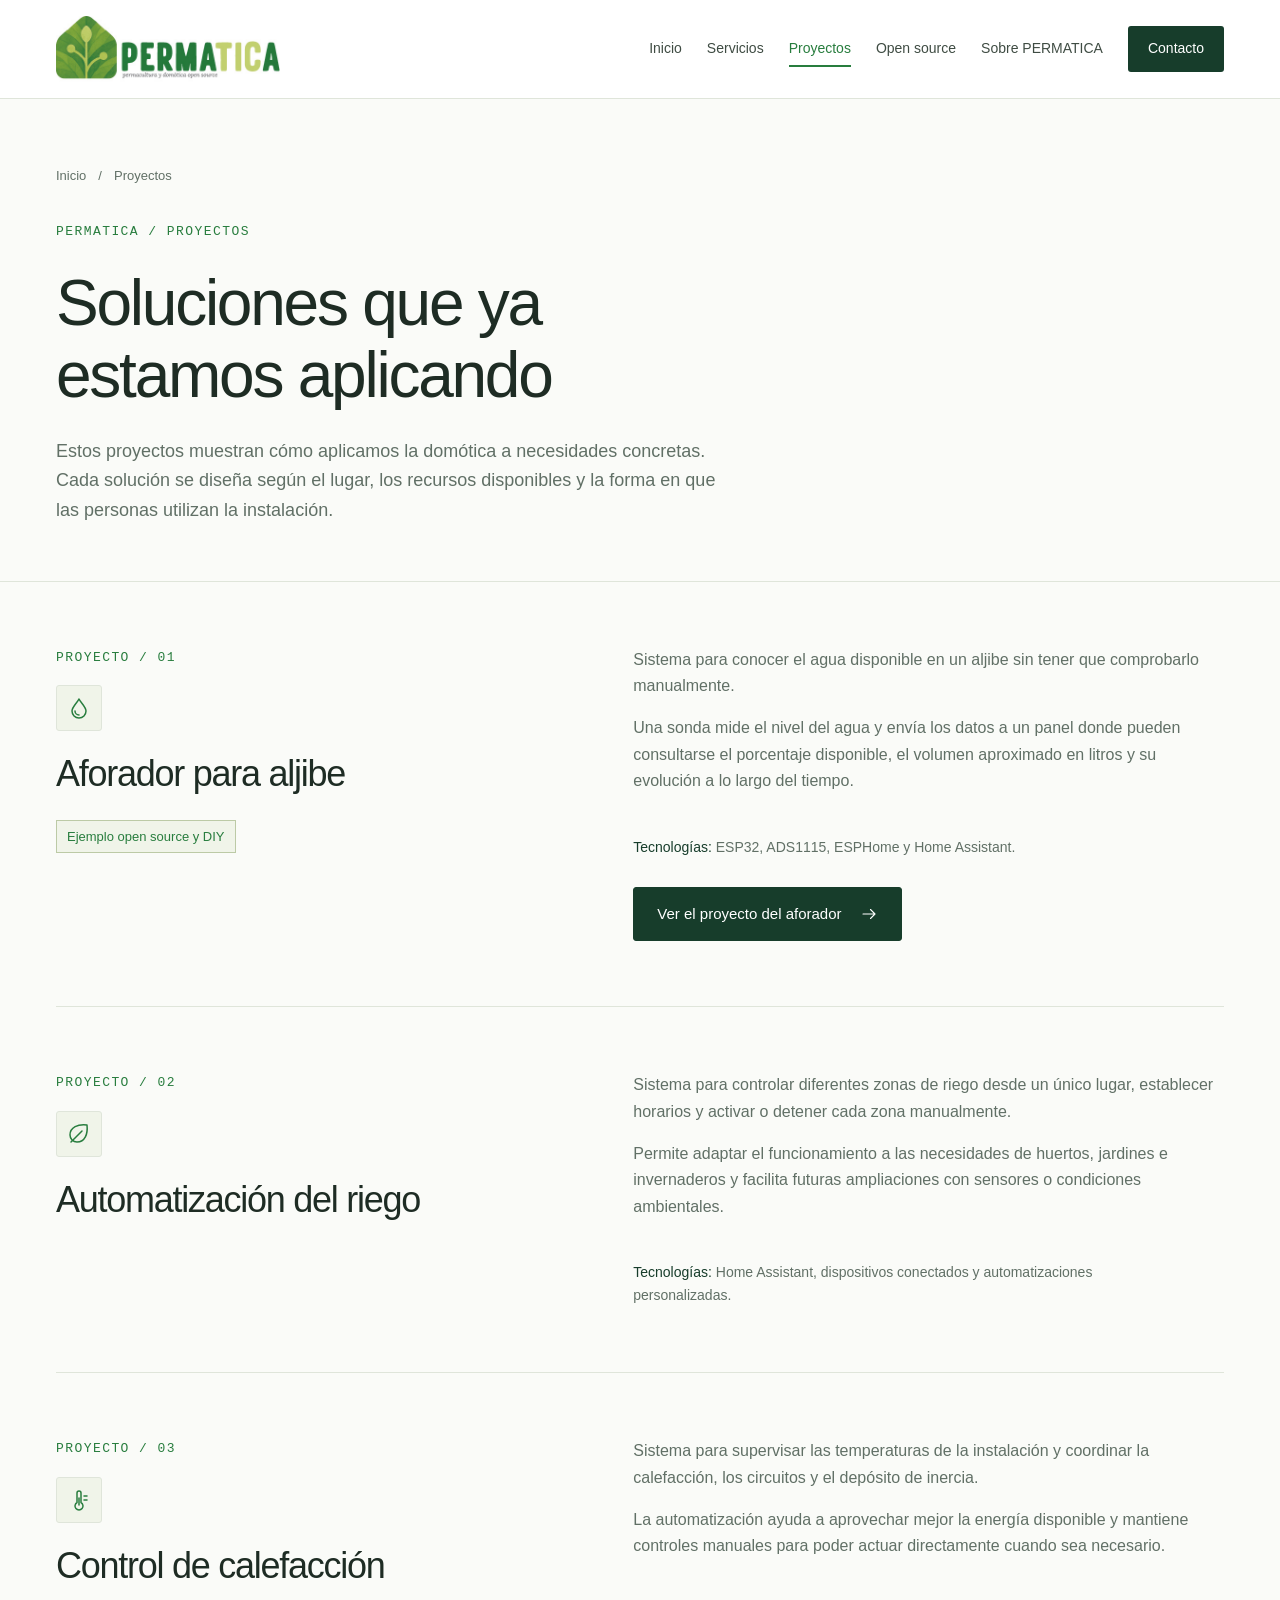
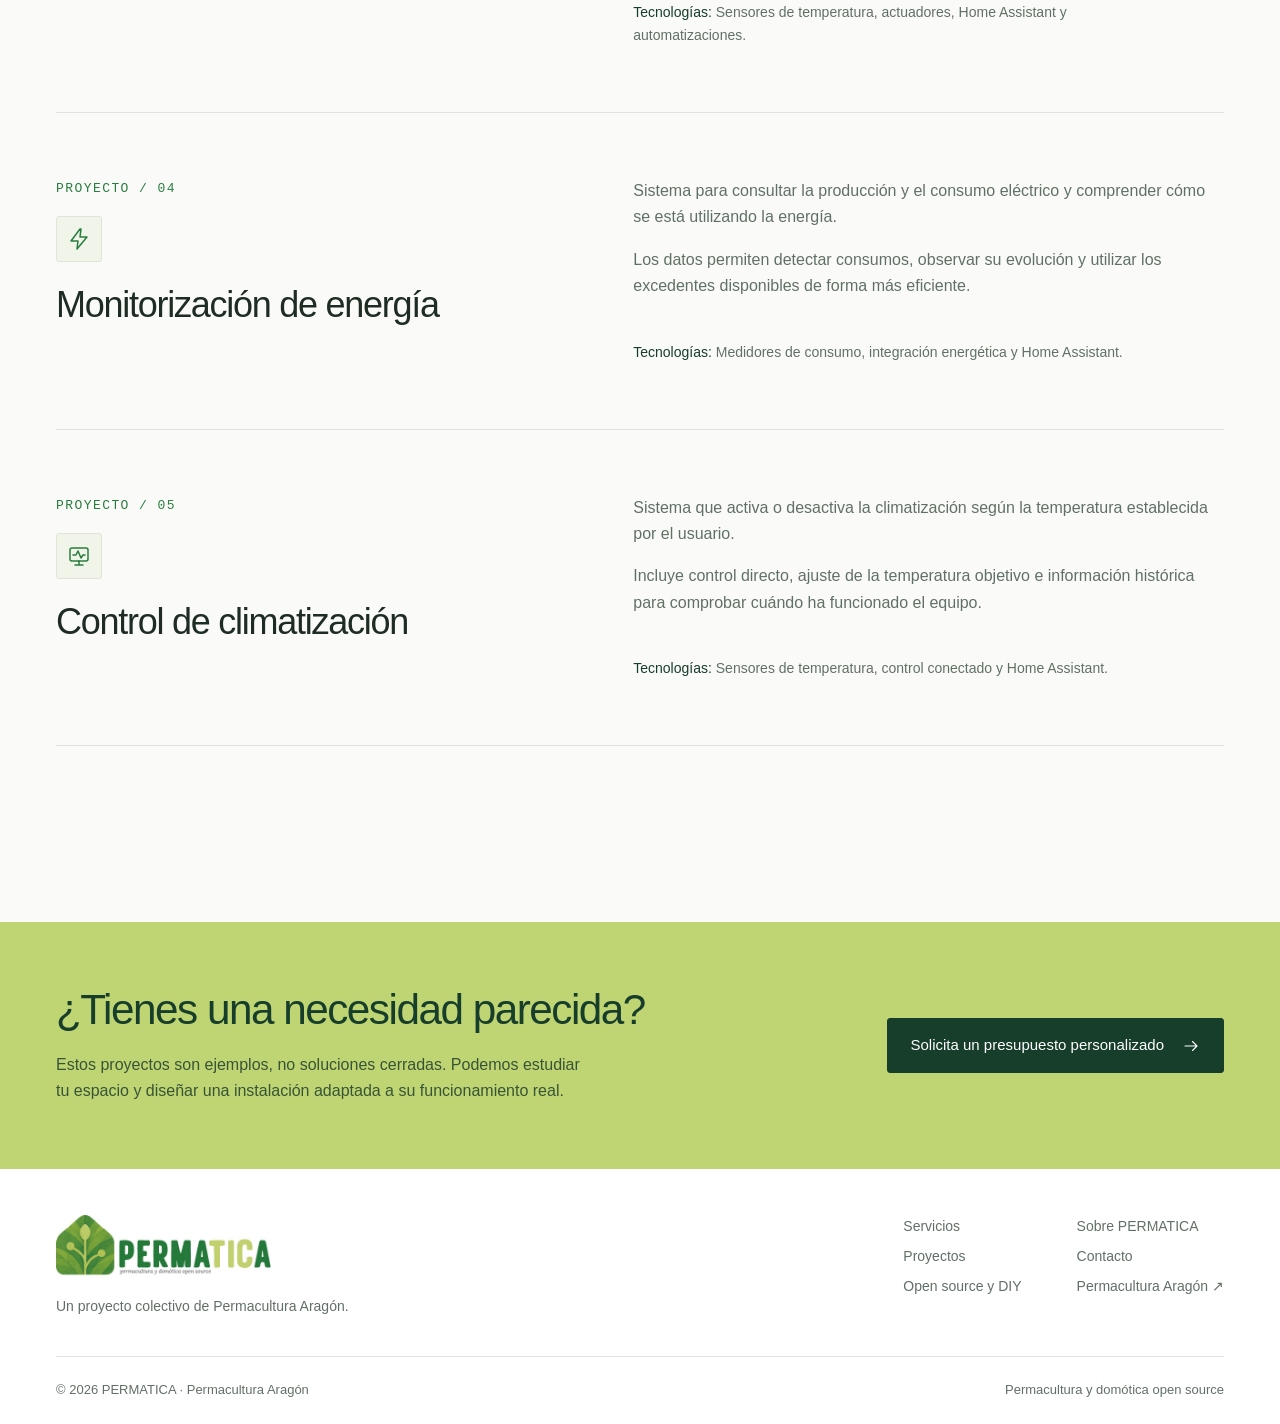
<file: proyectos.html>
<!doctype html>
<html lang="es">
  <head>
    <meta charset="utf-8">
    <meta name="viewport" content="width=device-width,initial-scale=1">
    <meta name="color-scheme" content="light">
    <meta name="theme-color" content="#173d2b">
    <title>Proyectos · PERMATICA</title>
    <meta name="description" content="Cinco ejemplos de domótica: aforador de aljibe, riego, calefacción, energía y climatización.">
    <link rel="stylesheet" href="assets/site.css">
    <script src="assets/site.js" defer></script>
  </head>
  <body>
    <a class="skip" href="#contenido">Saltar al contenido</a>
    <header class="site-header">
      <div class="container header-inner">
        <a class="brand" href="index.html" aria-label="PERMATICA — Inicio"><img src="assets/logo-permatica.jpg" width="472" height="138" alt="PERMATICA. Permacultura y domótica open source"></a><button class="menu-toggle" type="button" aria-expanded="false" aria-controls="main-nav">Menú</button>
        <nav id="main-nav" class="main-nav" aria-label="Navegación principal">
          <a href="index.html">Inicio</a><a href="servicios.html">Servicios</a><a href="proyectos.html" aria-current="page">Proyectos</a><a href="open-source.html">Open source</a><a href="sobre-permatica.html">Sobre PERMATICA</a><a href="contacto.html" class="nav-contact">Contacto</a>
        </nav>
      </div>
    </header>
    <noscript>
      <div class="noscript">
        Navegación: <a href="index.html">Inicio</a> · <a href="servicios.html">Servicios</a> · <a href="proyectos.html">Proyectos</a> · <a href="open-source.html">Open source</a> · <a href="sobre-permatica.html">Sobre PERMATICA</a> · <a href="contacto.html">Contacto</a>
      </div>
    </noscript>
    <main id="contenido">
      <section class="page-intro">
        <div class="container">
          <div class="breadcrumb">
            <a href="index.html">Inicio</a><span aria-hidden="true">/</span><span>Proyectos</span>
          </div>
          <span class="eyebrow">PERMATICA / Proyectos</span>
          <h1>
            Soluciones que ya<br>estamos aplicando
          </h1>
          <p class="lead">
            Estos proyectos muestran cómo aplicamos la domótica a necesidades concretas. Cada solución se diseña según el lugar, los recursos disponibles y la forma en que las personas utilizan la instalación.
          </p>
        </div>
      </section>
      <div class="container">
        <article class="detail-section" id="aforador">
          <div>
            <span class="eyebrow">Proyecto / 01</span>
            <div class="service-icon">
              <svg viewBox="0 0 24 24" fill="none" stroke="currentColor" stroke-width="1.5" stroke-linecap="round" stroke-linejoin="round" aria-hidden="true"><path d="M12 3c-2 4-7 8-7 12a7 7 0 0 0 14 0c0-4-5-8-7-12Z"/><path d="M8 15a4 4 0 0 0 4 4"/></svg>
            </div>
            <h2>
              Aforador para aljibe
            </h2>
            <span class="tag">Ejemplo open source y DIY</span>
          </div>
          <div>
            <p>
              Sistema para conocer el agua disponible en un aljibe sin tener que comprobarlo manualmente.
            </p>
            <p>
              Una sonda mide el nivel del agua y envía los datos a un panel donde pueden consultarse el porcentaje disponible, el volumen aproximado en litros y su evolución a lo largo del tiempo.
            </p>
            <p class="tech">
              <strong>Tecnologías:</strong> ESP32, ADS1115, ESPHome y Home Assistant.
            </p>
            <a class="button " href="open-source.html">Ver el proyecto del aforador<svg viewBox="0 0 24 24" fill="none" stroke="currentColor" stroke-width="1.5" stroke-linecap="round" stroke-linejoin="round" aria-hidden="true"><path d="M4 12h16m-6-6 6 6-6 6"/></svg></a>
          </div>
        </article>
        <article class="detail-section" id="riego">
          <div>
            <span class="eyebrow">Proyecto / 02</span>
            <div class="service-icon">
              <svg viewBox="0 0 24 24" fill="none" stroke="currentColor" stroke-width="1.5" stroke-linecap="round" stroke-linejoin="round" aria-hidden="true"><path d="M20 3c-9-1-17 2-17 10a7 7 0 0 0 7 7c8 0 11-8 10-17ZM4 20 15 9"/></svg>
            </div>
            <h2>
              Automatización del riego
            </h2>
          </div>
          <div>
            <p>
              Sistema para controlar diferentes zonas de riego desde un único lugar, establecer horarios y activar o detener cada zona manualmente.
            </p>
            <p>
              Permite adaptar el funcionamiento a las necesidades de huertos, jardines e invernaderos y facilita futuras ampliaciones con sensores o condiciones ambientales.
            </p>
            <p class="tech">
              <strong>Tecnologías:</strong> Home Assistant, dispositivos conectados y automatizaciones personalizadas.
            </p>
          </div>
        </article>
        <article class="detail-section" id="calefaccion">
          <div>
            <span class="eyebrow">Proyecto / 03</span>
            <div class="service-icon">
              <svg viewBox="0 0 24 24" fill="none" stroke="currentColor" stroke-width="1.5" stroke-linecap="round" stroke-linejoin="round" aria-hidden="true"><path d="M14 14.5V5a2 2 0 0 0-4 0v9.5a4 4 0 1 0 4 0ZM12 10v7m5-9h3m-3 4h3"/></svg>
            </div>
            <h2>
              Control de calefacción
            </h2>
          </div>
          <div>
            <p>
              Sistema para supervisar las temperaturas de la instalación y coordinar la calefacción, los circuitos y el depósito de inercia.
            </p>
            <p>
              La automatización ayuda a aprovechar mejor la energía disponible y mantiene controles manuales para poder actuar directamente cuando sea necesario.
            </p>
            <p class="tech">
              <strong>Tecnologías:</strong> Sensores de temperatura, actuadores, Home Assistant y automatizaciones.
            </p>
          </div>
        </article>
        <article class="detail-section" id="energia">
          <div>
            <span class="eyebrow">Proyecto / 04</span>
            <div class="service-icon">
              <svg viewBox="0 0 24 24" fill="none" stroke="currentColor" stroke-width="1.5" stroke-linecap="round" stroke-linejoin="round" aria-hidden="true"><path d="m13 2-9 12h7l-1 8 10-12h-7l1-8Z"/></svg>
            </div>
            <h2>
              Monitorización de energía
            </h2>
          </div>
          <div>
            <p>
              Sistema para consultar la producción y el consumo eléctrico y comprender cómo se está utilizando la energía.
            </p>
            <p>
              Los datos permiten detectar consumos, observar su evolución y utilizar los excedentes disponibles de forma más eficiente.
            </p>
            <p class="tech">
              <strong>Tecnologías:</strong> Medidores de consumo, integración energética y Home Assistant.
            </p>
          </div>
        </article>
        <article class="detail-section" id="climatizacion">
          <div>
            <span class="eyebrow">Proyecto / 05</span>
            <div class="service-icon">
              <svg viewBox="0 0 24 24" fill="none" stroke="currentColor" stroke-width="1.5" stroke-linecap="round" stroke-linejoin="round" aria-hidden="true"><rect x="3" y="4" width="18" height="13" rx="2"/><path d="M8 21h8M12 17v4M6 11h3l2-4 3 7 2-3h2"/></svg>
            </div>
            <h2>
              Control de climatización
            </h2>
          </div>
          <div>
            <p>
              Sistema que activa o desactiva la climatización según la temperatura establecida por el usuario.
            </p>
            <p>
              Incluye control directo, ajuste de la temperatura objetivo e información histórica para comprobar cuándo ha funcionado el equipo.
            </p>
            <p class="tech">
              <strong>Tecnologías:</strong> Sensores de temperatura, control conectado y Home Assistant.
            </p>
          </div>
        </article>
      </div>
      <div class="section">
      </div>
      <section class="cta">
        <div class="container">
          <div>
            <h2>
              ¿Tienes una necesidad parecida?
            </h2>
            <p>
              Estos proyectos son ejemplos, no soluciones cerradas. Podemos estudiar tu espacio y diseñar una instalación adaptada a su funcionamiento real.
            </p>
          </div>
          <a class="button " href="contacto.html">Solicita un presupuesto personalizado<svg viewBox="0 0 24 24" fill="none" stroke="currentColor" stroke-width="1.5" stroke-linecap="round" stroke-linejoin="round" aria-hidden="true"><path d="M4 12h16m-6-6 6 6-6 6"/></svg></a>
        </div>
      </section>
    </main>
    <footer class="site-footer">
      <div class="container">
        <div class="footer-top">
          <div class="footer-brand">
            <a href="index.html"><img src="assets/logo-permatica.jpg" width="472" height="138" alt="PERMATICA" loading="lazy"></a>
            <p>
              Un proyecto colectivo de Permacultura Aragón.
            </p>
          </div>
          <div class="footer-links">
            <div>
              <a href="servicios.html">Servicios</a><a href="proyectos.html">Proyectos</a><a href="open-source.html">Open source y DIY</a>
            </div>
            <div>
              <a href="sobre-permatica.html">Sobre PERMATICA</a><a href="contacto.html">Contacto</a><a href="https://permaculturaaragon.org/" target="_blank" rel="noopener noreferrer">Permacultura Aragón ↗</a>
            </div>
          </div>
        </div>
        <div class="footer-bottom">
          <span>© 2026 PERMATICA · Permacultura Aragón</span><span>Permacultura y domótica open source</span>
        </div>
      </div>
    </footer>
  </body>
</html>
</file>
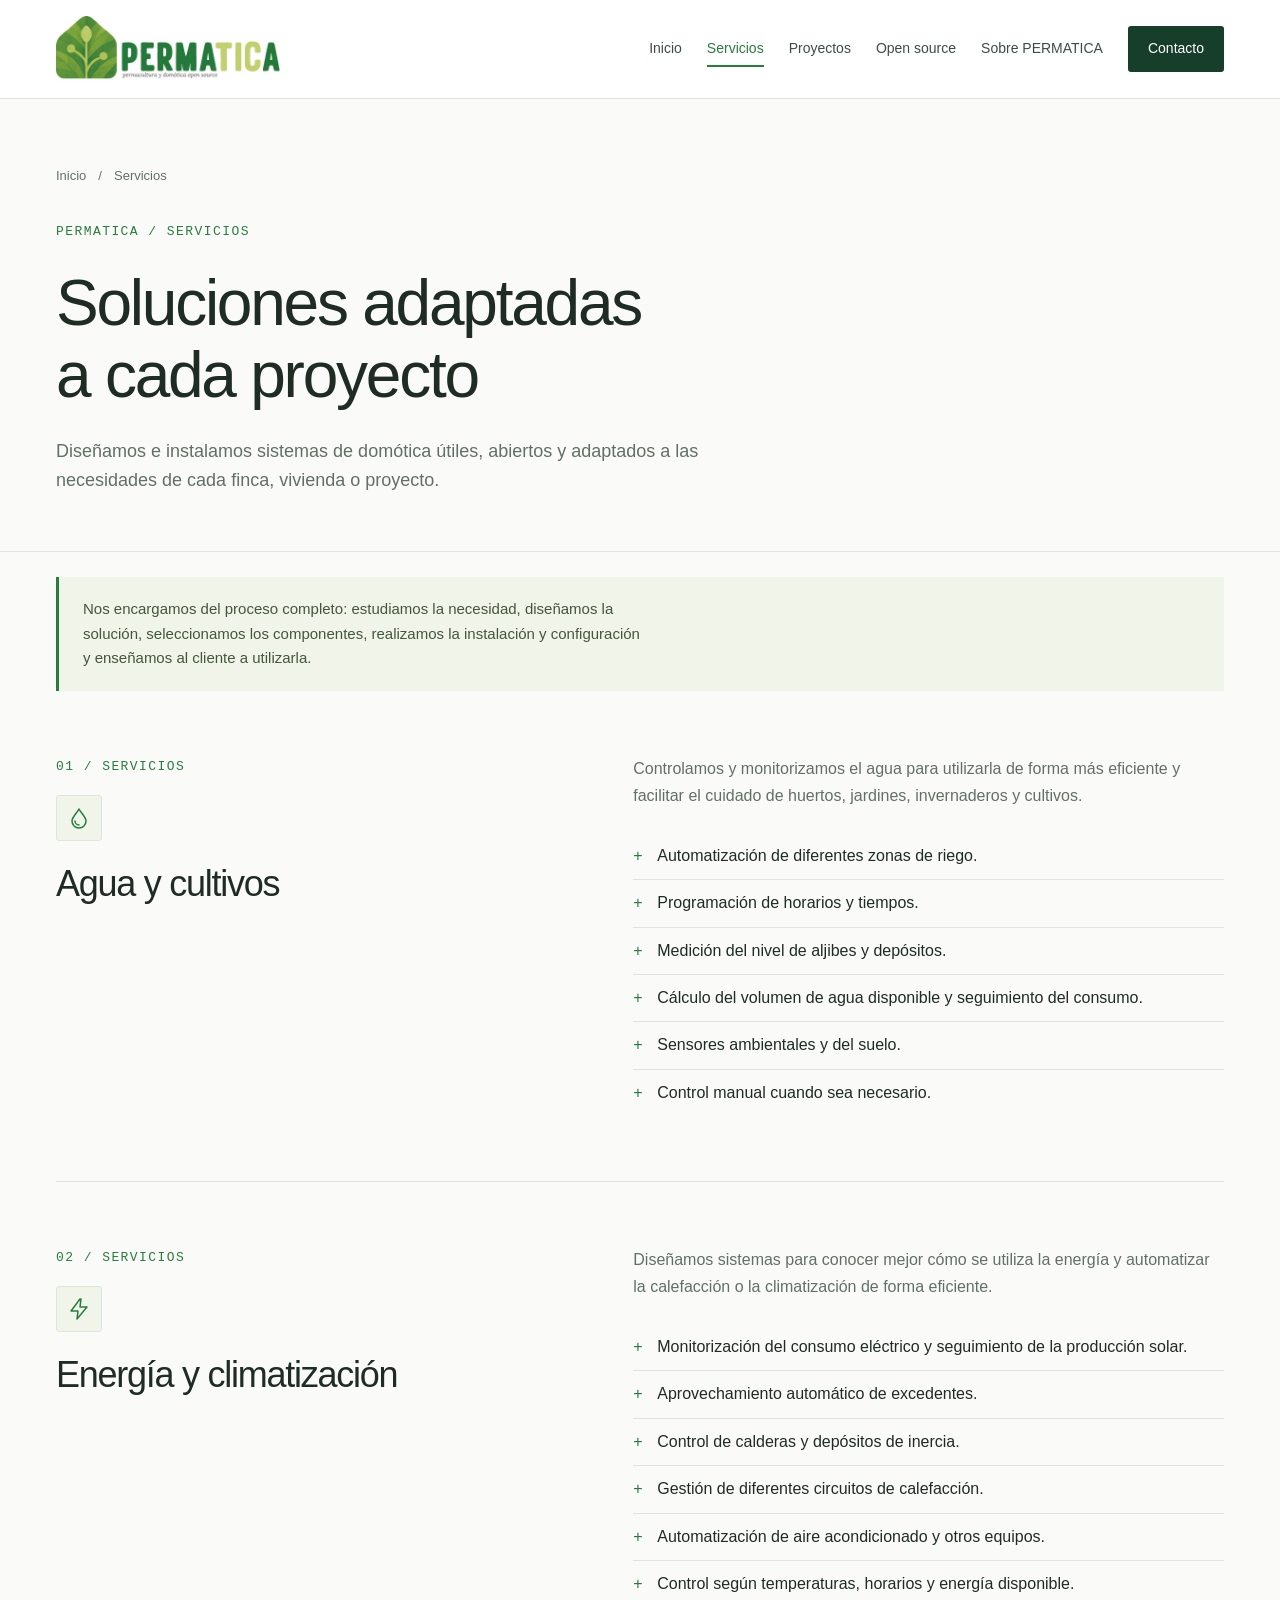
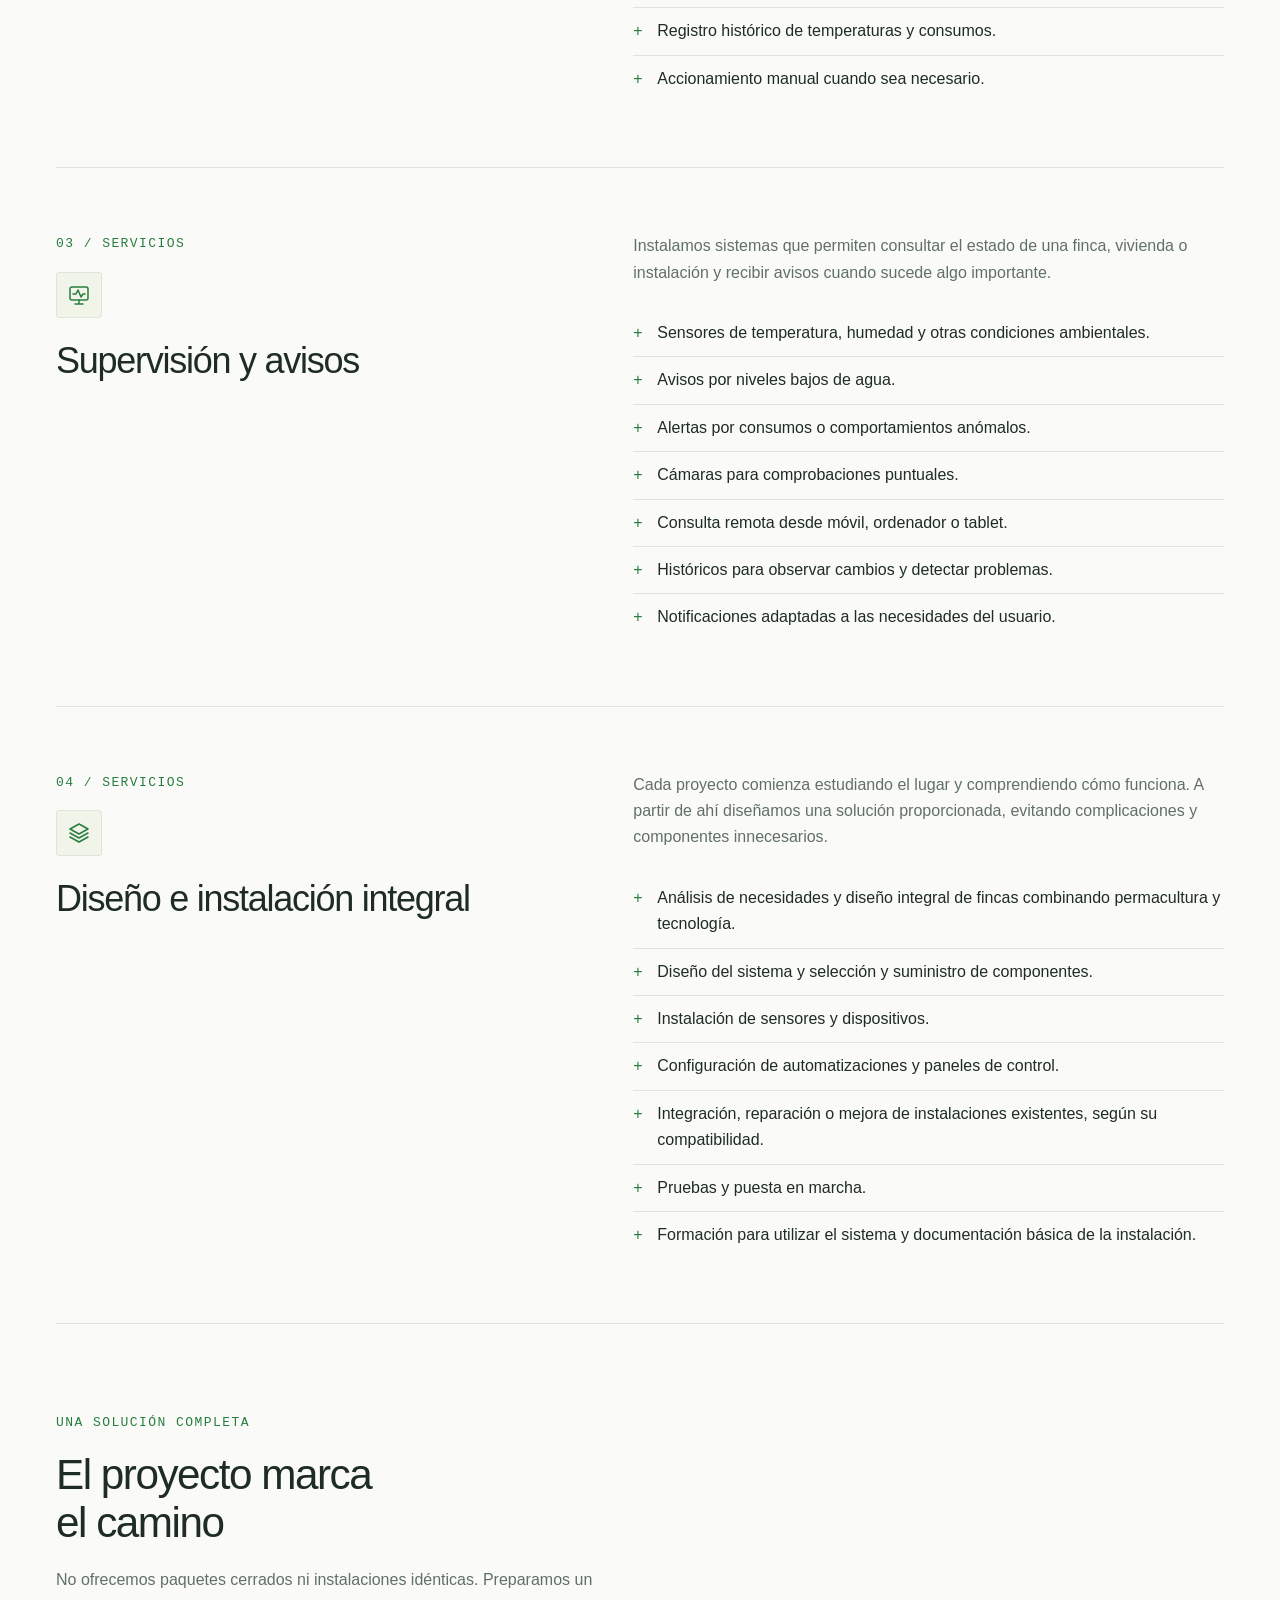
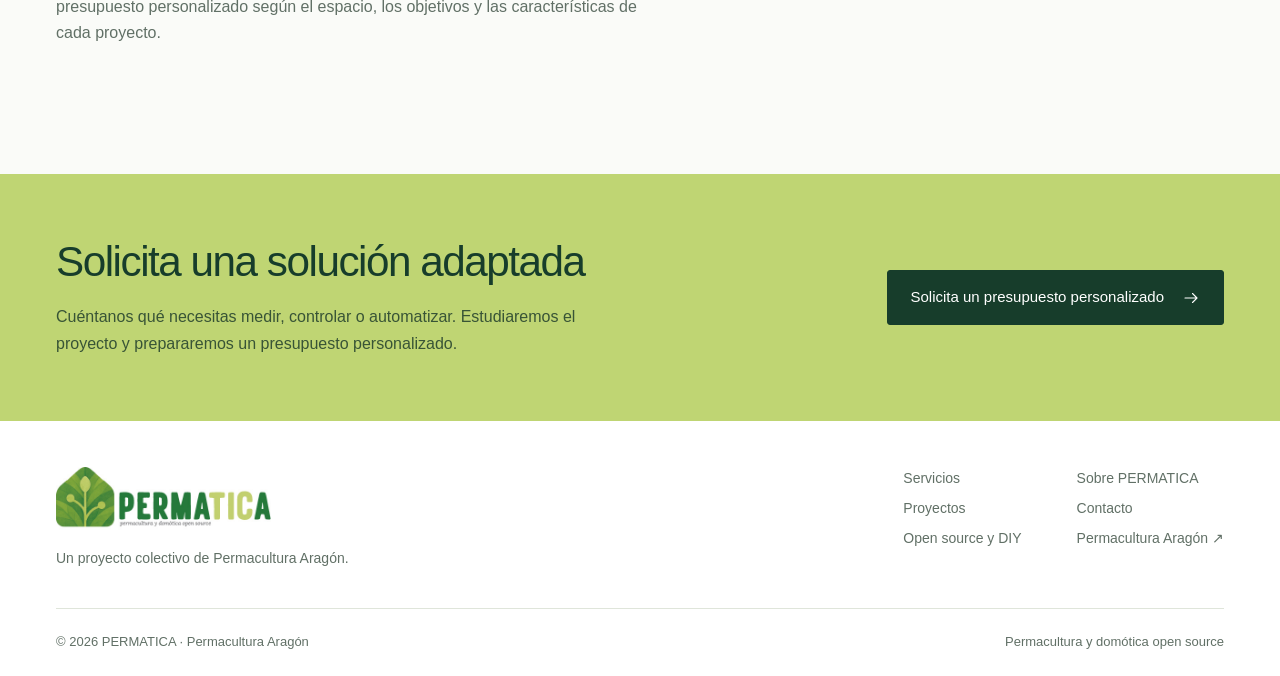
<file: servicios.html>
<!doctype html>
<html lang="es">
  <head>
    <meta charset="utf-8">
    <meta name="viewport" content="width=device-width,initial-scale=1">
    <meta name="color-scheme" content="light">
    <meta name="theme-color" content="#173d2b">
    <title>Servicios · PERMATICA</title>
    <meta name="description" content="Agua, cultivos, energía, climatización y supervisión. Diseño e instalación integral con presupuesto personalizado.">
    <link rel="stylesheet" href="assets/site.css">
    <script src="assets/site.js" defer></script>
  </head>
  <body>
    <a class="skip" href="#contenido">Saltar al contenido</a>
    <header class="site-header">
      <div class="container header-inner">
        <a class="brand" href="index.html" aria-label="PERMATICA — Inicio"><img src="assets/logo-permatica.jpg" width="472" height="138" alt="PERMATICA. Permacultura y domótica open source"></a><button class="menu-toggle" type="button" aria-expanded="false" aria-controls="main-nav">Menú</button>
        <nav id="main-nav" class="main-nav" aria-label="Navegación principal">
          <a href="index.html">Inicio</a><a href="servicios.html" aria-current="page">Servicios</a><a href="proyectos.html">Proyectos</a><a href="open-source.html">Open source</a><a href="sobre-permatica.html">Sobre PERMATICA</a><a href="contacto.html" class="nav-contact">Contacto</a>
        </nav>
      </div>
    </header>
    <noscript>
      <div class="noscript">
        Navegación: <a href="index.html">Inicio</a> · <a href="servicios.html">Servicios</a> · <a href="proyectos.html">Proyectos</a> · <a href="open-source.html">Open source</a> · <a href="sobre-permatica.html">Sobre PERMATICA</a> · <a href="contacto.html">Contacto</a>
      </div>
    </noscript>
    <main id="contenido">
      <section class="page-intro">
        <div class="container">
          <div class="breadcrumb">
            <a href="index.html">Inicio</a><span aria-hidden="true">/</span><span>Servicios</span>
          </div>
          <span class="eyebrow">PERMATICA / Servicios</span>
          <h1>
            Soluciones adaptadas<br>a cada proyecto
          </h1>
          <p class="lead">
            Diseñamos e instalamos sistemas de domótica útiles, abiertos y adaptados a las necesidades de cada finca, vivienda o proyecto.
          </p>
        </div>
      </section>
      <div class="container">
        <div class="notice">
          <p>
            Nos encargamos del proceso completo: estudiamos la necesidad, diseñamos la solución, seleccionamos los componentes, realizamos la instalación y configuración y enseñamos al cliente a utilizarla.
          </p>
        </div>
        <section class="detail-section" id="agua">
          <div>
            <span class="eyebrow">01 / Servicios</span>
            <div class="service-icon">
              <svg viewBox="0 0 24 24" fill="none" stroke="currentColor" stroke-width="1.5" stroke-linecap="round" stroke-linejoin="round" aria-hidden="true"><path d="M12 3c-2 4-7 8-7 12a7 7 0 0 0 14 0c0-4-5-8-7-12Z"/><path d="M8 15a4 4 0 0 0 4 4"/></svg>
            </div>
            <h2>
              Agua y cultivos
            </h2>
          </div>
          <div>
            <p>
              Controlamos y monitorizamos el agua para utilizarla de forma más eficiente y facilitar el cuidado de huertos, jardines, invernaderos y cultivos.
            </p>
            <ul>
              <li>
                Automatización de diferentes zonas de riego.
              </li>
              <li>
                Programación de horarios y tiempos.
              </li>
              <li>
                Medición del nivel de aljibes y depósitos.
              </li>
              <li>
                Cálculo del volumen de agua disponible y seguimiento del consumo.
              </li>
              <li>
                Sensores ambientales y del suelo.
              </li>
              <li>
                Control manual cuando sea necesario.
              </li>
            </ul>
          </div>
        </section>
        <section class="detail-section" id="energia">
          <div>
            <span class="eyebrow">02 / Servicios</span>
            <div class="service-icon">
              <svg viewBox="0 0 24 24" fill="none" stroke="currentColor" stroke-width="1.5" stroke-linecap="round" stroke-linejoin="round" aria-hidden="true"><path d="m13 2-9 12h7l-1 8 10-12h-7l1-8Z"/></svg>
            </div>
            <h2>
              Energía y climatización
            </h2>
          </div>
          <div>
            <p>
              Diseñamos sistemas para conocer mejor cómo se utiliza la energía y automatizar la calefacción o la climatización de forma eficiente.
            </p>
            <ul>
              <li>
                Monitorización del consumo eléctrico y seguimiento de la producción solar.
              </li>
              <li>
                Aprovechamiento automático de excedentes.
              </li>
              <li>
                Control de calderas y depósitos de inercia.
              </li>
              <li>
                Gestión de diferentes circuitos de calefacción.
              </li>
              <li>
                Automatización de aire acondicionado y otros equipos.
              </li>
              <li>
                Control según temperaturas, horarios y energía disponible.
              </li>
              <li>
                Registro histórico de temperaturas y consumos.
              </li>
              <li>
                Accionamiento manual cuando sea necesario.
              </li>
            </ul>
          </div>
        </section>
        <section class="detail-section" id="supervision">
          <div>
            <span class="eyebrow">03 / Servicios</span>
            <div class="service-icon">
              <svg viewBox="0 0 24 24" fill="none" stroke="currentColor" stroke-width="1.5" stroke-linecap="round" stroke-linejoin="round" aria-hidden="true"><rect x="3" y="4" width="18" height="13" rx="2"/><path d="M8 21h8M12 17v4M6 11h3l2-4 3 7 2-3h2"/></svg>
            </div>
            <h2>
              Supervisión y avisos
            </h2>
          </div>
          <div>
            <p>
              Instalamos sistemas que permiten consultar el estado de una finca, vivienda o instalación y recibir avisos cuando sucede algo importante.
            </p>
            <ul>
              <li>
                Sensores de temperatura, humedad y otras condiciones ambientales.
              </li>
              <li>
                Avisos por niveles bajos de agua.
              </li>
              <li>
                Alertas por consumos o comportamientos anómalos.
              </li>
              <li>
                Cámaras para comprobaciones puntuales.
              </li>
              <li>
                Consulta remota desde móvil, ordenador o tablet.
              </li>
              <li>
                Históricos para observar cambios y detectar problemas.
              </li>
              <li>
                Notificaciones adaptadas a las necesidades del usuario.
              </li>
            </ul>
          </div>
        </section>
        <section class="detail-section" id="diseno">
          <div>
            <span class="eyebrow">04 / Servicios</span>
            <div class="service-icon">
              <svg viewBox="0 0 24 24" fill="none" stroke="currentColor" stroke-width="1.5" stroke-linecap="round" stroke-linejoin="round" aria-hidden="true"><path d="m12 3 9 5-9 5-9-5 9-5Zm-9 9 9 5 9-5M3 16l9 5 9-5"/></svg>
            </div>
            <h2>
              Diseño e instalación integral
            </h2>
          </div>
          <div>
            <p>
              Cada proyecto comienza estudiando el lugar y comprendiendo cómo funciona. A partir de ahí diseñamos una solución proporcionada, evitando complicaciones y componentes innecesarios.
            </p>
            <ul>
              <li>
                Análisis de necesidades y diseño integral de fincas combinando permacultura y tecnología.
              </li>
              <li>
                Diseño del sistema y selección y suministro de componentes.
              </li>
              <li>
                Instalación de sensores y dispositivos.
              </li>
              <li>
                Configuración de automatizaciones y paneles de control.
              </li>
              <li>
                Integración, reparación o mejora de instalaciones existentes, según su compatibilidad.
              </li>
              <li>
                Pruebas y puesta en marcha.
              </li>
              <li>
                Formación para utilizar el sistema y documentación básica de la instalación.
              </li>
            </ul>
          </div>
        </section>
      </div>
      <section class="section">
        <div class="container">
          <div class="section-head">
            <div>
              <span class="eyebrow">Una solución completa</span>
              <h2>
                El proyecto marca<br>el camino
              </h2>
              <p>
                No ofrecemos paquetes cerrados ni instalaciones idénticas. Preparamos un presupuesto personalizado según el espacio, los objetivos y las características de cada proyecto.
              </p>
            </div>
          </div>
        </div>
      </section>
      <section class="cta">
        <div class="container">
          <div>
            <h2>
              Solicita una solución adaptada
            </h2>
            <p>
              Cuéntanos qué necesitas medir, controlar o automatizar. Estudiaremos el proyecto y prepararemos un presupuesto personalizado.
            </p>
          </div>
          <a class="button " href="contacto.html">Solicita un presupuesto personalizado<svg viewBox="0 0 24 24" fill="none" stroke="currentColor" stroke-width="1.5" stroke-linecap="round" stroke-linejoin="round" aria-hidden="true"><path d="M4 12h16m-6-6 6 6-6 6"/></svg></a>
        </div>
      </section>
    </main>
    <footer class="site-footer">
      <div class="container">
        <div class="footer-top">
          <div class="footer-brand">
            <a href="index.html"><img src="assets/logo-permatica.jpg" width="472" height="138" alt="PERMATICA" loading="lazy"></a>
            <p>
              Un proyecto colectivo de Permacultura Aragón.
            </p>
          </div>
          <div class="footer-links">
            <div>
              <a href="servicios.html">Servicios</a><a href="proyectos.html">Proyectos</a><a href="open-source.html">Open source y DIY</a>
            </div>
            <div>
              <a href="sobre-permatica.html">Sobre PERMATICA</a><a href="contacto.html">Contacto</a><a href="https://permaculturaaragon.org/" target="_blank" rel="noopener noreferrer">Permacultura Aragón ↗</a>
            </div>
          </div>
        </div>
        <div class="footer-bottom">
          <span>© 2026 PERMATICA · Permacultura Aragón</span><span>Permacultura y domótica open source</span>
        </div>
      </div>
    </footer>
  </body>
</html>
</file>
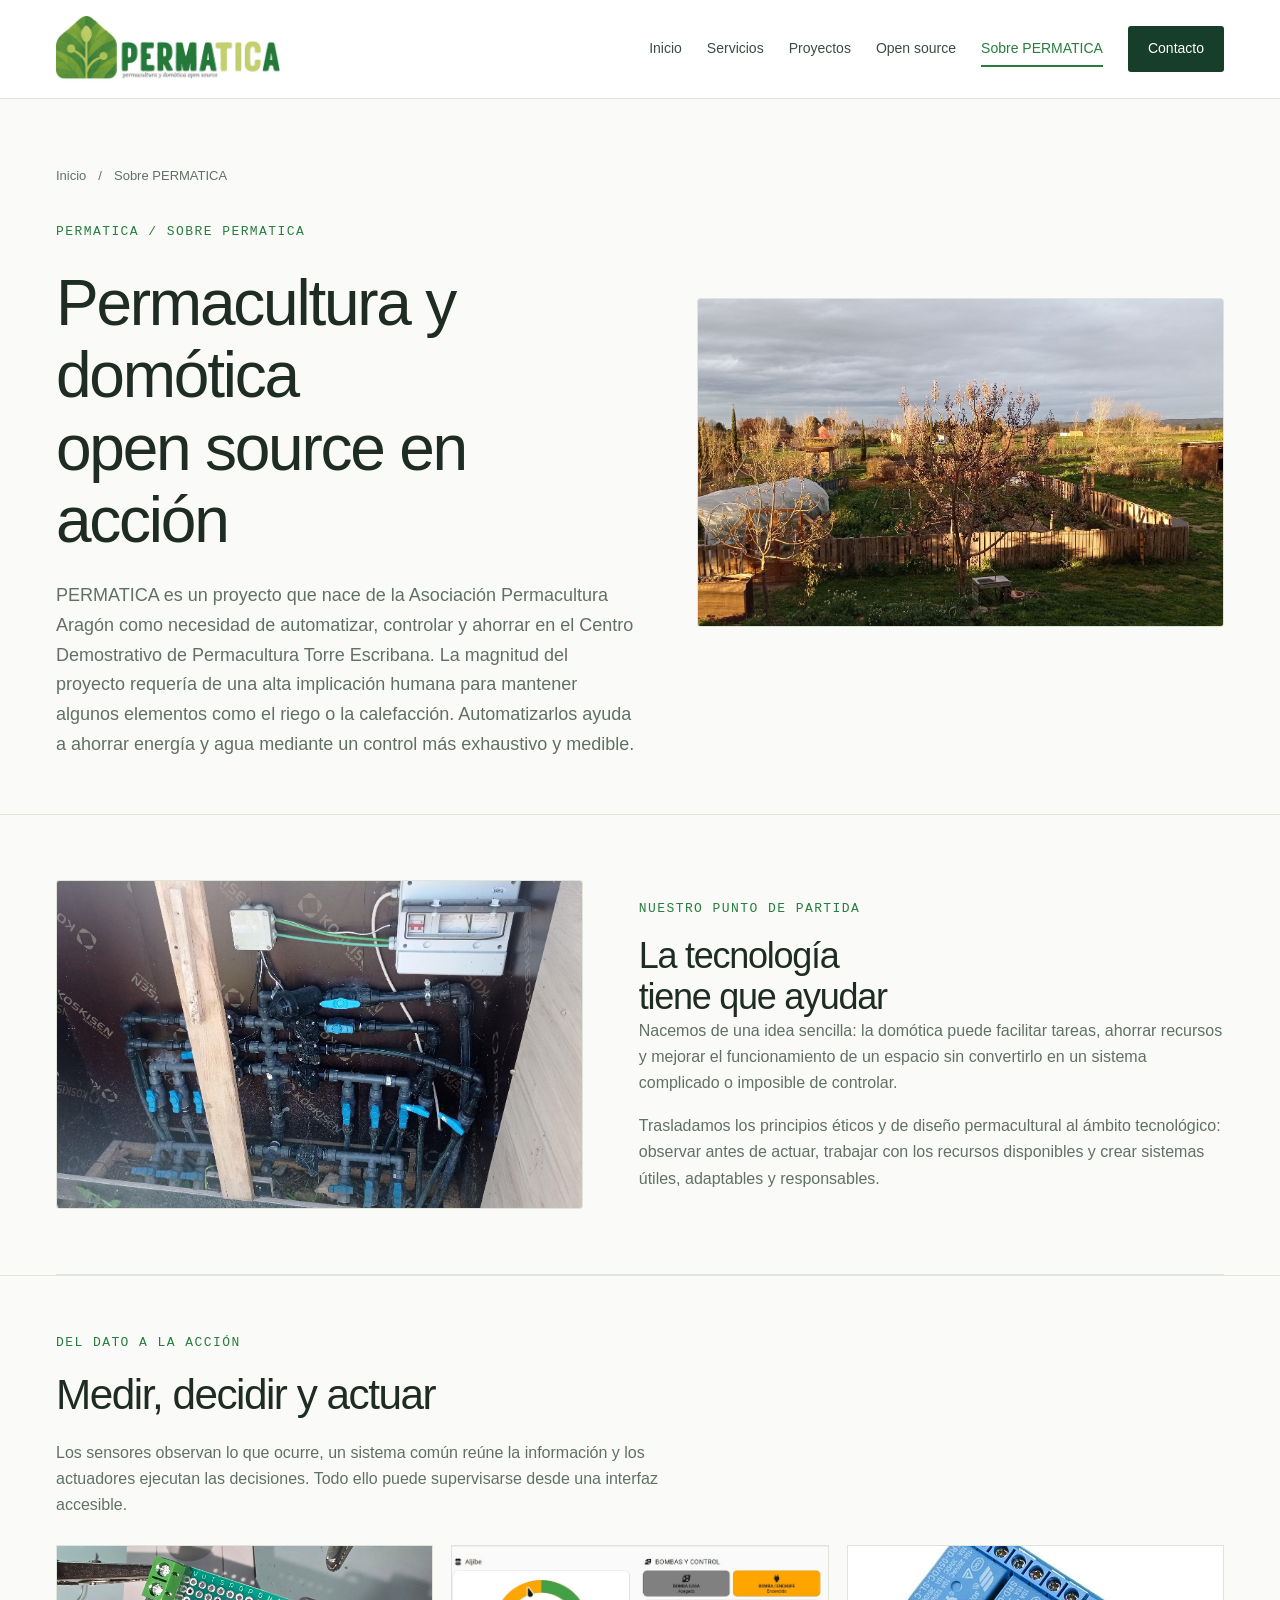
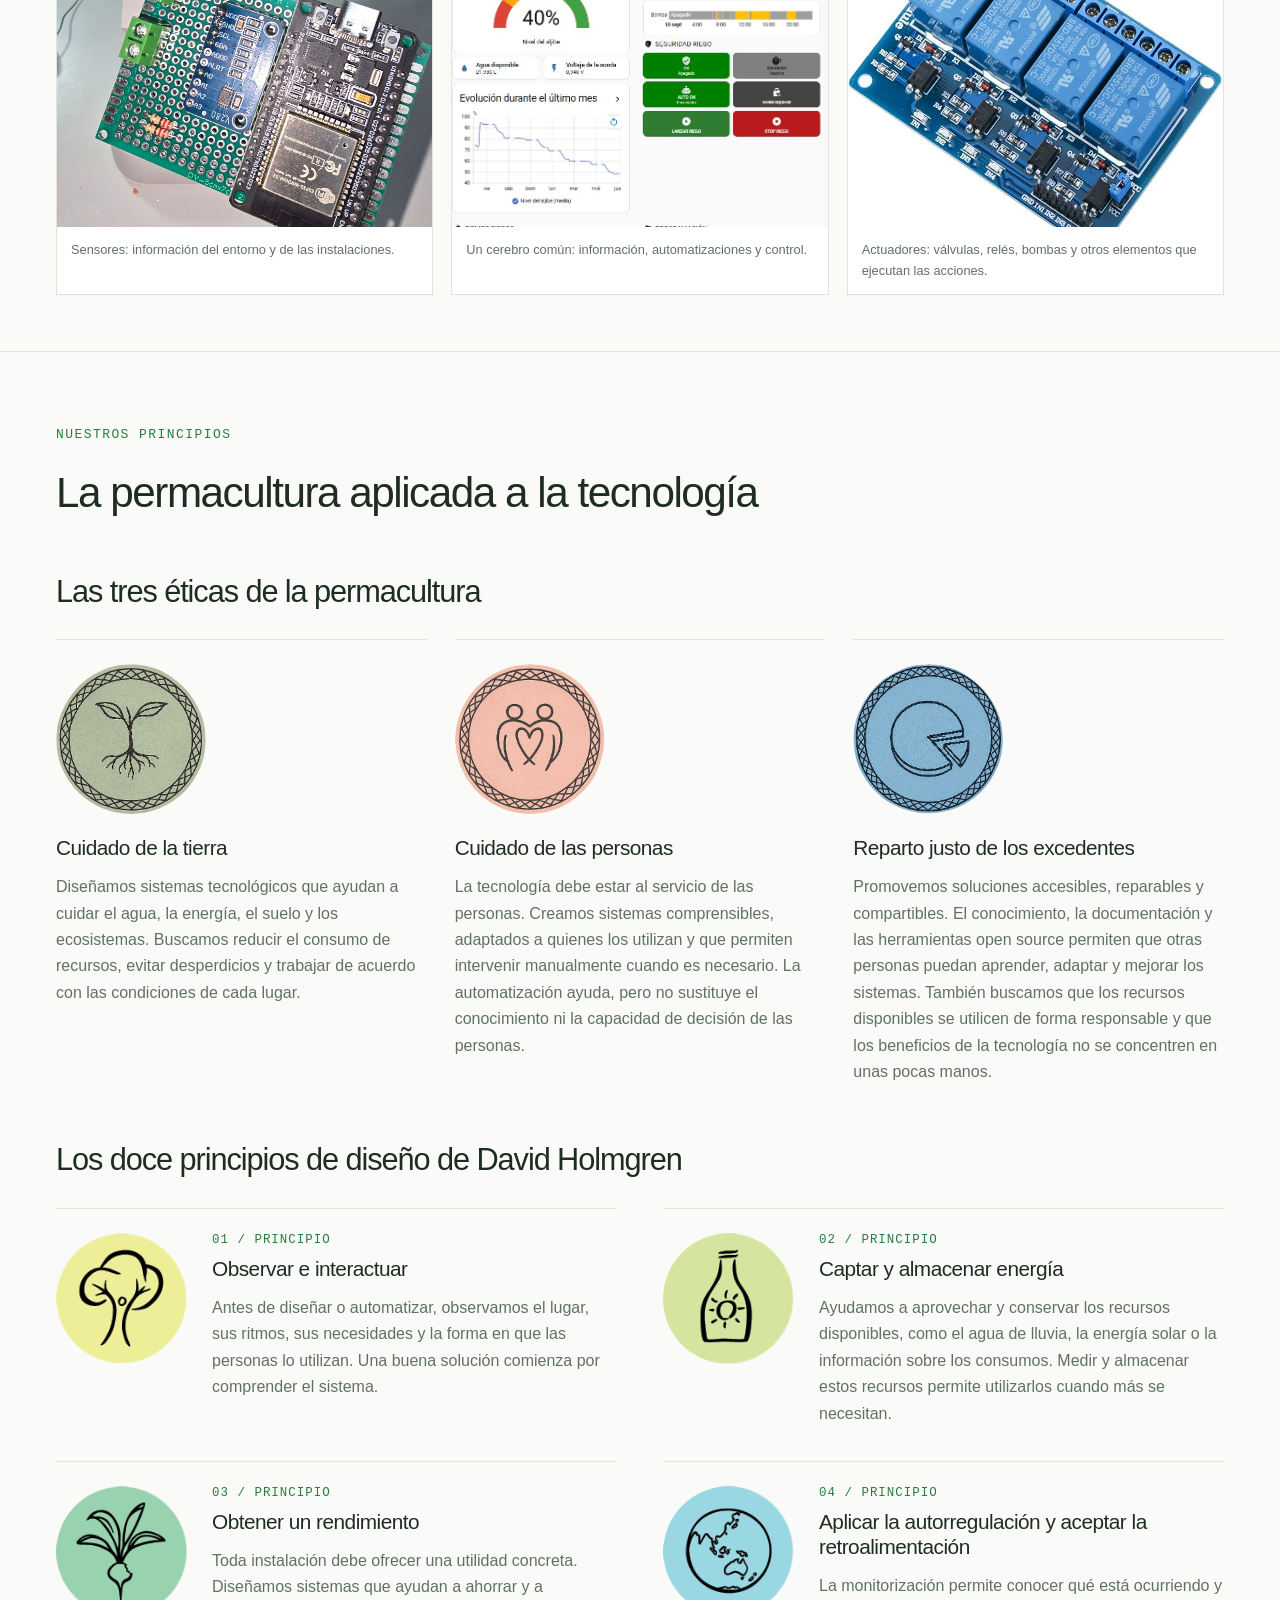
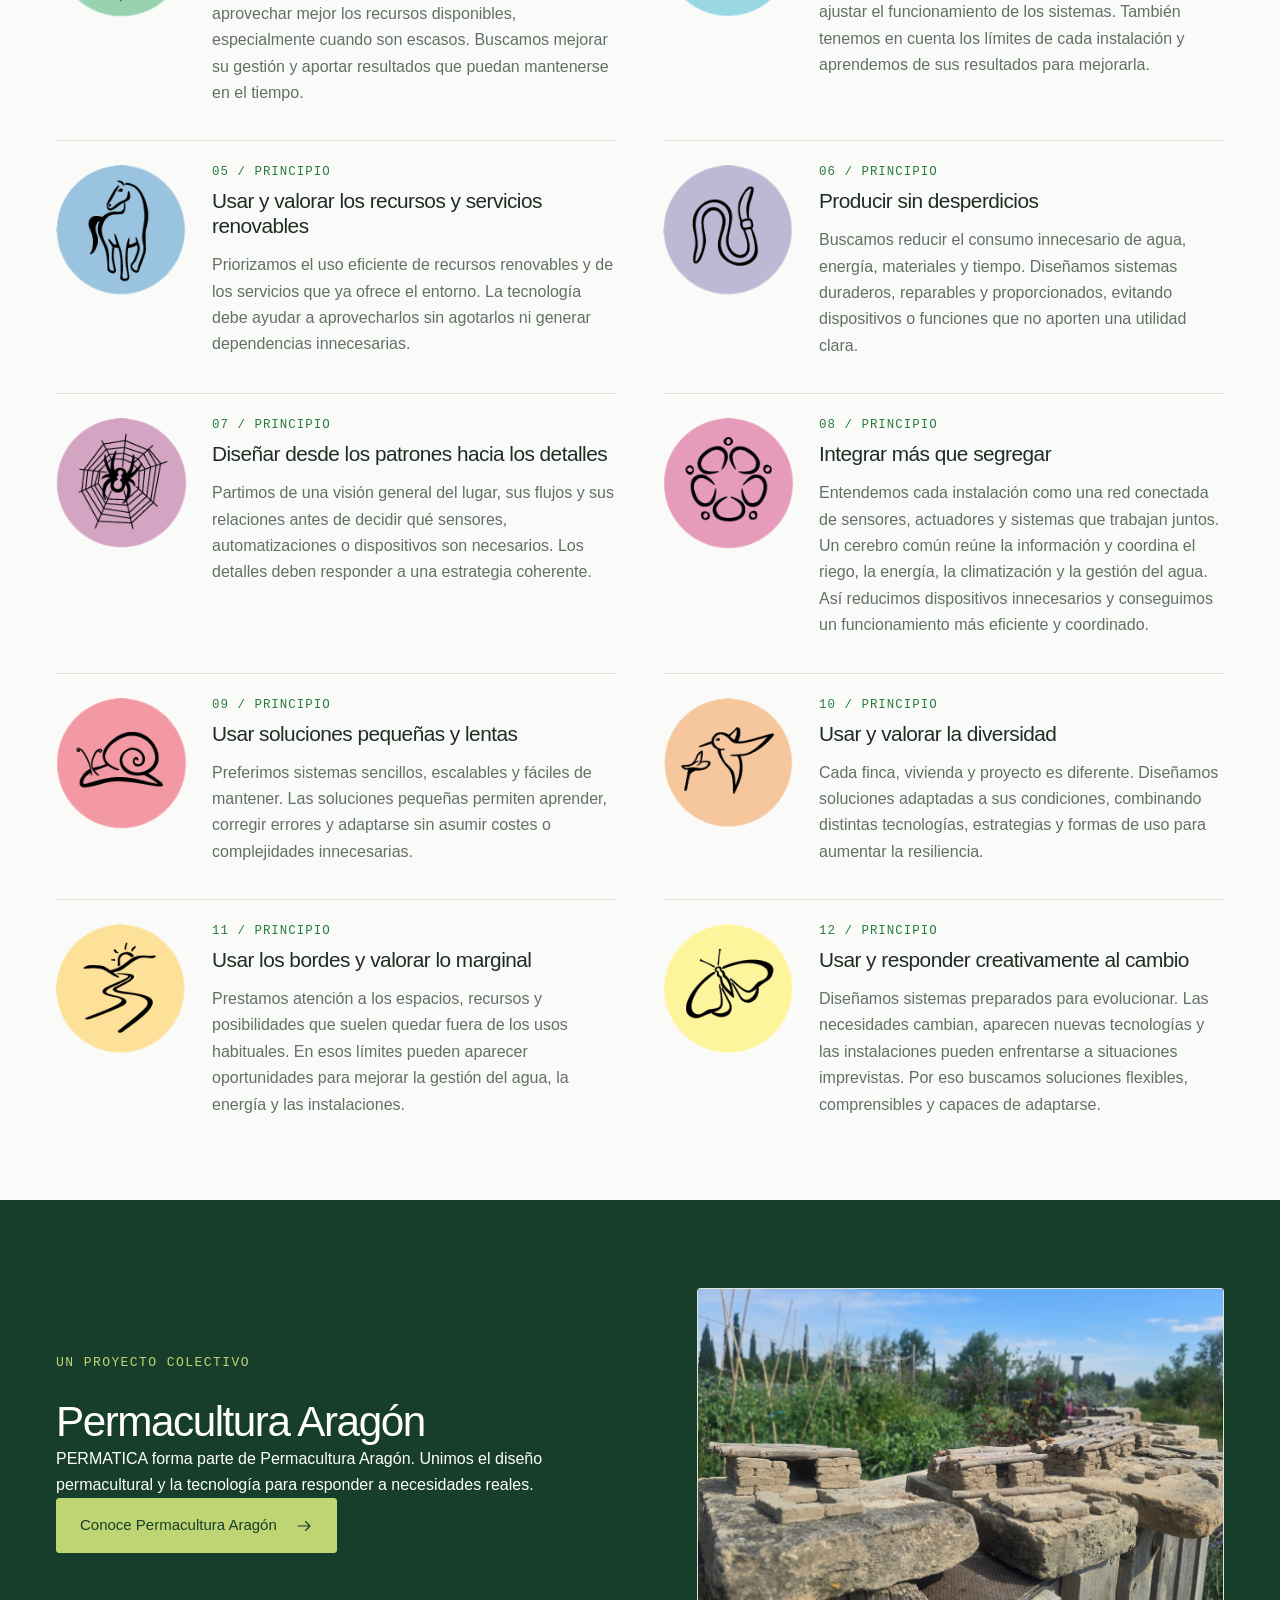
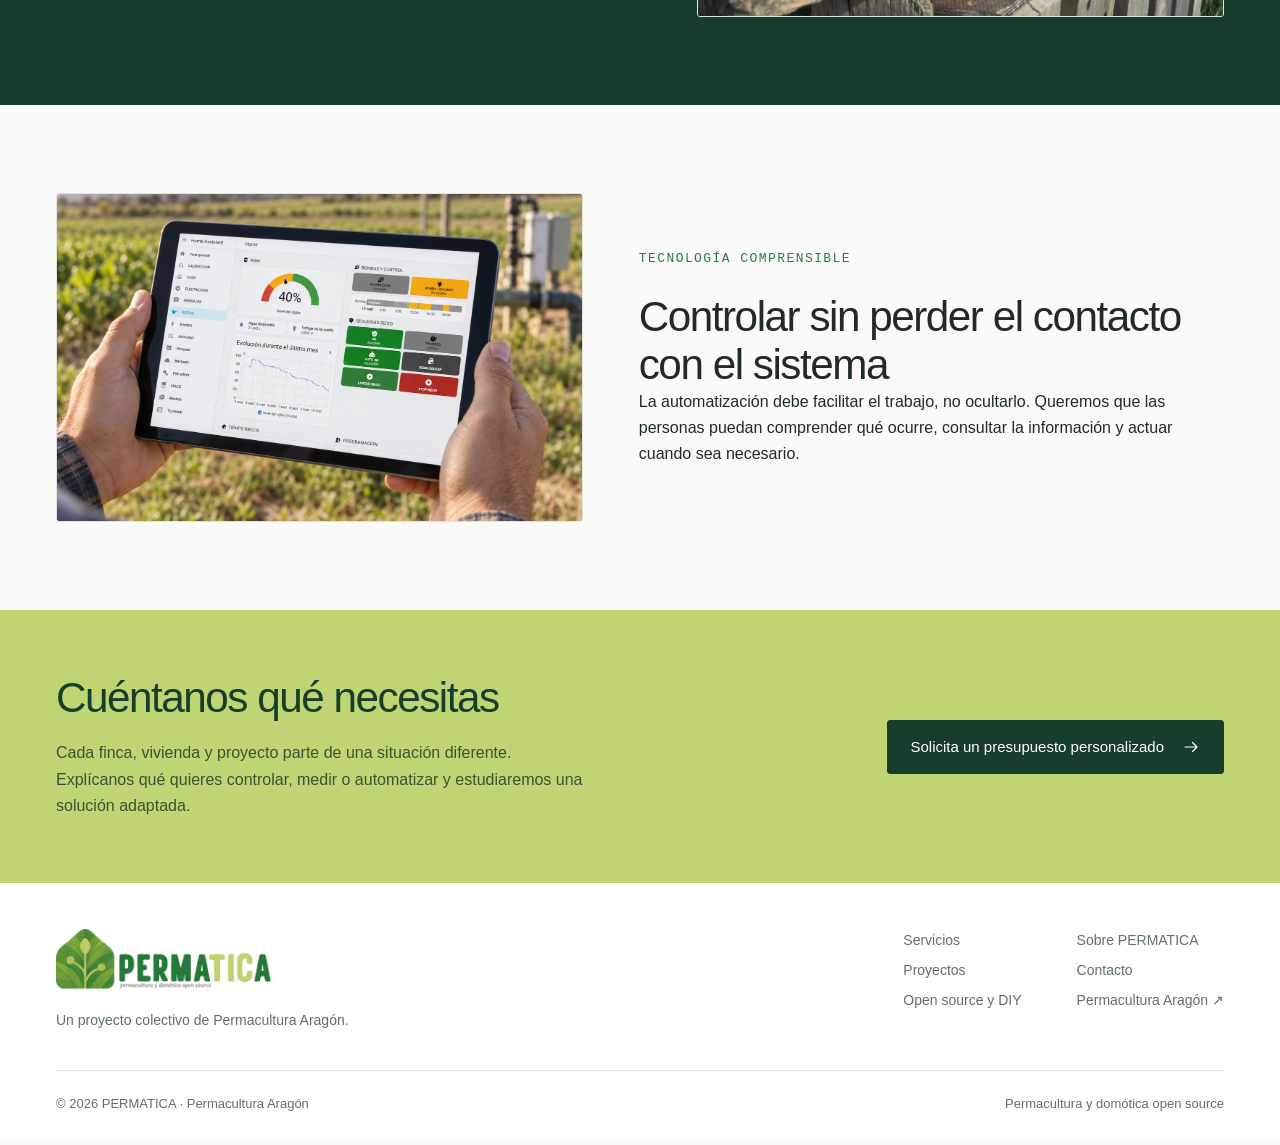
<file: sobre-permatica.html>
<!doctype html>
<html lang="es">
  <head>
    <meta charset="utf-8">
    <meta name="viewport" content="width=device-width,initial-scale=1">
    <meta name="color-scheme" content="light">
    <meta name="theme-color" content="#173d2b">
    <title>Permática: permacultura y domótica open source</title>
    <meta name="description" content="Descubre cómo PERMATICA aplica las éticas y principios de la permacultura a la domótica, la automatización, el ahorro de agua y energía y la tecnología open source.">
    <meta name="robots" content="index,follow,max-image-preview:large">
    <link rel="canonical" href="https://permaculturaaragon.github.io/web-permatica/sobre-permatica.html">
    <meta property="og:locale" content="es_ES">
    <meta property="og:type" content="website">
    <meta property="og:title" content="Permática: permacultura y domótica open source">
    <meta property="og:description" content="Las éticas y los 12 principios de la permacultura aplicados a la domótica, la automatización y la gestión eficiente de agua y energía.">
    <meta property="og:url" content="https://permaculturaaragon.github.io/web-permatica/sobre-permatica.html">
    <meta property="og:site_name" content="PERMATICA · Permacultura Aragón">
    <meta property="og:image" content="https://permaculturaaragon.github.io/web-permatica/assets/sobre-permatica/sobre-hero-torre-escribana.jpg">
    <meta name="twitter:card" content="summary_large_image">
    <meta name="twitter:title" content="Permática: permacultura y domótica open source">
    <meta name="twitter:description" content="Permacultura aplicada a la domótica, la automatización y la tecnología open source.">
    <meta name="twitter:image" content="https://permaculturaaragon.github.io/web-permatica/assets/sobre-permatica/sobre-hero-torre-escribana.jpg">
    <script type="application/ld+json">
      {
        "@context":"https://schema.org",
        "@type":"AboutPage",
        "name":"Sobre PERMATICA",
        "headline":"Permacultura y domótica open source en acción",
        "description":"PERMATICA aplica las éticas y principios de la permacultura a la domótica, la automatización y la gestión eficiente de agua y energía.",
        "url":"https://permaculturaaragon.github.io/web-permatica/sobre-permatica.html",
        "inLanguage":"es",
        "primaryImageOfPage":{"@type":"ImageObject","url":"https://permaculturaaragon.github.io/web-permatica/assets/sobre-permatica/sobre-hero-torre-escribana.jpg"},
        "isPartOf":{"@type":"WebSite","name":"PERMATICA","url":"https://permaculturaaragon.github.io/web-permatica/"},
        "about":[
          {"@type":"Thing","name":"Permacultura"},
          {"@type":"Thing","name":"Domótica"},
          {"@type":"Thing","name":"Automatización"},
          {"@type":"Thing","name":"Tecnología open source"},
          {"@type":"Thing","name":"Gestión del agua"},
          {"@type":"Thing","name":"Eficiencia energética"}
        ]
      }
    </script>
    <link rel="stylesheet" href="assets/site.css">
    <link rel="stylesheet" href="assets/visual.css">
    <script src="assets/site.js" defer></script>
  </head>
  <body>
    <a class="skip" href="#contenido">Saltar al contenido</a>
    <header class="site-header">
      <div class="container header-inner">
        <a class="brand" href="index.html" aria-label="PERMATICA — Inicio"><img src="assets/logo-permatica.jpg" width="472" height="138" alt="PERMATICA. Permacultura y domótica open source"></a><button class="menu-toggle" type="button" aria-expanded="false" aria-controls="main-nav">Menú</button>
        <nav id="main-nav" class="main-nav" aria-label="Navegación principal">
          <a href="index.html">Inicio</a><a href="servicios.html">Servicios</a><a href="proyectos.html">Proyectos</a><a href="open-source.html">Open source</a><a href="sobre-permatica.html" aria-current="page">Sobre PERMATICA</a><a href="contacto.html" class="nav-contact">Contacto</a>
        </nav>
      </div>
    </header>
    <noscript>
      <div class="noscript">Navegación: <a href="index.html">Inicio</a> · <a href="servicios.html">Servicios</a> · <a href="proyectos.html">Proyectos</a> · <a href="open-source.html">Open source</a> · <a href="sobre-permatica.html">Sobre PERMATICA</a> · <a href="contacto.html">Contacto</a></div>
    </noscript>

    <main id="contenido">
      <section class="page-intro">
        <div class="container media-split">
          <div class="media-copy">
            <div class="breadcrumb"><a href="index.html">Inicio</a><span aria-hidden="true">/</span><span>Sobre PERMATICA</span></div>
            <span class="eyebrow">PERMATICA / Sobre PERMATICA</span>
            <h1>Permacultura y domótica<br>open source en acción</h1>
            <p class="lead">PERMATICA es un proyecto que nace de la Asociación Permacultura Aragón como necesidad de automatizar, controlar y ahorrar en el Centro Demostrativo de Permacultura Torre Escribana. La magnitud del proyecto requería de una alta implicación humana para mantener algunos elementos como el riego o la calefacción. Automatizarlos ayuda a ahorrar energía y agua mediante un control más exhaustivo y medible.</p>
          </div>
          <figure class="media-frame landscape">
            <img src="assets/sobre-permatica/sobre-hero-torre-escribana.jpg" alt="Torre Escribana, Centro Demostrativo de Permacultura donde nace PERMATICA" fetchpriority="high">
          </figure>
        </div>
      </section>

      <div class="container">
        <section class="detail-section media-split reverse">
          <div class="media-copy">
            <span class="eyebrow">Nuestro punto de partida</span>
            <h2>La tecnología<br>tiene que ayudar</h2>
            <p>Nacemos de una idea sencilla: la domótica puede facilitar tareas, ahorrar recursos y mejorar el funcionamiento de un espacio sin convertirlo en un sistema complicado o imposible de controlar.</p>
            <p>Trasladamos los principios éticos y de diseño permacultural al ámbito tecnológico: observar antes de actuar, trabajar con los recursos disponibles y crear sistemas útiles, adaptables y responsables.</p>
          </div>
          <figure class="media-frame landscape">
            <img src="assets/sobre-permatica/sobre-tecnologia-en-accion.jpg" alt="Tecnología y automatización aplicadas a una instalación real de PERMATICA" loading="lazy">
          </figure>
        </section>
      </div>

      <section class="visual-band">
        <div class="container">
          <div class="section-head">
            <div>
              <span class="eyebrow">Del dato a la acción</span>
              <h2>Medir, decidir y actuar</h2>
              <p>Los sensores observan lo que ocurre, un sistema común reúne la información y los actuadores ejecutan las decisiones. Todo ello puede supervisarse desde una interfaz accesible.</p>
            </div>
          </div>
          <div class="media-grid">
            <figure class="media-card"><img src="assets/sobre-permatica/sobre-detalle-sensor.jpg" alt="Sensor utilizado para medir variables de una instalación" loading="lazy"><figcaption>Sensores: información del entorno y de las instalaciones.</figcaption></figure>
            <figure class="media-card"><img src="assets/sobre-permatica/sobre-home-assistant.jpg" alt="Panel de control Home Assistant utilizado para supervisar una instalación" loading="lazy"><figcaption>Un cerebro común: información, automatizaciones y control.</figcaption></figure>
            <figure class="media-card"><img src="assets/sobre-permatica/sobre-actuador.jpg" alt="Actuador que permite controlar una instalación automatizada" loading="lazy"><figcaption>Actuadores: válvulas, relés, bombas y otros elementos que ejecutan las acciones.</figcaption></figure>
          </div>
        </div>
      </section>

      <div class="container">
        <section class="principles-visual" aria-labelledby="principios-title">
          <span class="eyebrow">Nuestros principios</span>
          <h2 id="principios-title">La permacultura aplicada a la tecnología</h2>

          <div class="principles-block">
            <h3>Las tres éticas de la permacultura</h3>
            <div class="ethics-grid">
              <article class="ethic-card">
                <img class="principle-image round-image" src="assets/principios/tierra.png" alt="Símbolo de cuidado de la tierra" loading="lazy">
                <div><h4>Cuidado de la tierra</h4><p>Diseñamos sistemas tecnológicos que ayudan a cuidar el agua, la energía, el suelo y los ecosistemas. Buscamos reducir el consumo de recursos, evitar desperdicios y trabajar de acuerdo con las condiciones de cada lugar.</p></div>
              </article>
              <article class="ethic-card">
                <img class="principle-image round-image" src="assets/principios/gente.png" alt="Símbolo de cuidado de las personas" loading="lazy">
                <div><h4>Cuidado de las personas</h4><p>La tecnología debe estar al servicio de las personas. Creamos sistemas comprensibles, adaptados a quienes los utilizan y que permiten intervenir manualmente cuando es necesario. La automatización ayuda, pero no sustituye el conocimiento ni la capacidad de decisión de las personas.</p></div>
              </article>
              <article class="ethic-card">
                <img class="principle-image round-image" src="assets/principios/reparto.png" alt="Símbolo de reparto justo de los excedentes" loading="lazy">
                <div><h4>Reparto justo de los excedentes</h4><p>Promovemos soluciones accesibles, reparables y compartibles. El conocimiento, la documentación y las herramientas open source permiten que otras personas puedan aprender, adaptar y mejorar los sistemas. También buscamos que los recursos disponibles se utilicen de forma responsable y que los beneficios de la tecnología no se concentren en unas pocas manos.</p></div>
              </article>
            </div>
          </div>

          <div class="principles-block">
            <h3>Los doce principios de diseño de David Holmgren</h3>
            <div class="holmgren-grid">
              <article class="holmgren-card"><img class="principle-image round-image" src="assets/principios/es_principle_1.png" alt="Icono del principio observar e interactuar" loading="lazy"><div><span class="principle-num">01 / Principio</span><h4>Observar e interactuar</h4><p>Antes de diseñar o automatizar, observamos el lugar, sus ritmos, sus necesidades y la forma en que las personas lo utilizan. Una buena solución comienza por comprender el sistema.</p></div></article>
              <article class="holmgren-card"><img class="principle-image round-image" src="assets/principios/es_principle_2.png" alt="Icono del principio captar y almacenar energía" loading="lazy"><div><span class="principle-num">02 / Principio</span><h4>Captar y almacenar energía</h4><p>Ayudamos a aprovechar y conservar los recursos disponibles, como el agua de lluvia, la energía solar o la información sobre los consumos. Medir y almacenar estos recursos permite utilizarlos cuando más se necesitan.</p></div></article>
              <article class="holmgren-card"><img class="principle-image round-image" src="assets/principios/es_principle_3.png" alt="Icono del principio obtener un rendimiento" loading="lazy"><div><span class="principle-num">03 / Principio</span><h4>Obtener un rendimiento</h4><p>Toda instalación debe ofrecer una utilidad concreta. Diseñamos sistemas que ayudan a ahorrar y a aprovechar mejor los recursos disponibles, especialmente cuando son escasos. Buscamos mejorar su gestión y aportar resultados que puedan mantenerse en el tiempo.</p></div></article>
              <article class="holmgren-card"><img class="principle-image round-image" src="assets/principios/es_principle_4.png" alt="Icono del principio aplicar la autorregulación y aceptar la retroalimentación" loading="lazy"><div><span class="principle-num">04 / Principio</span><h4>Aplicar la autorregulación y aceptar la retroalimentación</h4><p>La monitorización permite conocer qué está ocurriendo y ajustar el funcionamiento de los sistemas. También tenemos en cuenta los límites de cada instalación y aprendemos de sus resultados para mejorarla.</p></div></article>
              <article class="holmgren-card"><img class="principle-image round-image" src="assets/principios/es_principle_5.png" alt="Icono del principio usar y valorar los recursos y servicios renovables" loading="lazy"><div><span class="principle-num">05 / Principio</span><h4>Usar y valorar los recursos y servicios renovables</h4><p>Priorizamos el uso eficiente de recursos renovables y de los servicios que ya ofrece el entorno. La tecnología debe ayudar a aprovecharlos sin agotarlos ni generar dependencias innecesarias.</p></div></article>
              <article class="holmgren-card"><img class="principle-image round-image" src="assets/principios/es_principle_6.png" alt="Icono del principio producir sin desperdicios" loading="lazy"><div><span class="principle-num">06 / Principio</span><h4>Producir sin desperdicios</h4><p>Buscamos reducir el consumo innecesario de agua, energía, materiales y tiempo. Diseñamos sistemas duraderos, reparables y proporcionados, evitando dispositivos o funciones que no aporten una utilidad clara.</p></div></article>
              <article class="holmgren-card"><img class="principle-image round-image" src="assets/principios/es_principle_7.png" alt="Icono del principio diseñar desde los patrones hacia los detalles" loading="lazy"><div><span class="principle-num">07 / Principio</span><h4>Diseñar desde los patrones hacia los detalles</h4><p>Partimos de una visión general del lugar, sus flujos y sus relaciones antes de decidir qué sensores, automatizaciones o dispositivos son necesarios. Los detalles deben responder a una estrategia coherente.</p></div></article>
              <article class="holmgren-card"><img class="principle-image round-image" src="assets/principios/es_principle_8.png" alt="Icono del principio integrar más que segregar" loading="lazy"><div><span class="principle-num">08 / Principio</span><h4>Integrar más que segregar</h4><p>Entendemos cada instalación como una red conectada de sensores, actuadores y sistemas que trabajan juntos. Un cerebro común reúne la información y coordina el riego, la energía, la climatización y la gestión del agua. Así reducimos dispositivos innecesarios y conseguimos un funcionamiento más eficiente y coordinado.</p></div></article>
              <article class="holmgren-card"><img class="principle-image round-image" src="assets/principios/es_principle_9.png" alt="Icono del principio usar soluciones pequeñas y lentas" loading="lazy"><div><span class="principle-num">09 / Principio</span><h4>Usar soluciones pequeñas y lentas</h4><p>Preferimos sistemas sencillos, escalables y fáciles de mantener. Las soluciones pequeñas permiten aprender, corregir errores y adaptarse sin asumir costes o complejidades innecesarias.</p></div></article>
              <article class="holmgren-card"><img class="principle-image round-image" src="assets/principios/es_principle_10.png" alt="Icono del principio usar y valorar la diversidad" loading="lazy"><div><span class="principle-num">10 / Principio</span><h4>Usar y valorar la diversidad</h4><p>Cada finca, vivienda y proyecto es diferente. Diseñamos soluciones adaptadas a sus condiciones, combinando distintas tecnologías, estrategias y formas de uso para aumentar la resiliencia.</p></div></article>
              <article class="holmgren-card"><img class="principle-image round-image" src="assets/principios/es_principle_11.png" alt="Icono del principio usar los bordes y valorar lo marginal" loading="lazy"><div><span class="principle-num">11 / Principio</span><h4>Usar los bordes y valorar lo marginal</h4><p>Prestamos atención a los espacios, recursos y posibilidades que suelen quedar fuera de los usos habituales. En esos límites pueden aparecer oportunidades para mejorar la gestión del agua, la energía y las instalaciones.</p></div></article>
              <article class="holmgren-card"><img class="principle-image round-image" src="assets/principios/es_principle_12.png" alt="Icono del principio usar y responder creativamente al cambio" loading="lazy"><div><span class="principle-num">12 / Principio</span><h4>Usar y responder creativamente al cambio</h4><p>Diseñamos sistemas preparados para evolucionar. Las necesidades cambian, aparecen nuevas tecnologías y las instalaciones pueden enfrentarse a situaciones imprevistas. Por eso buscamos soluciones flexibles, comprensibles y capaces de adaptarse.</p></div></article>
            </div>
          </div>
        </section>
      </div>

      <section class="section dark-section">
        <div class="container media-split">
          <div class="media-copy">
            <span class="eyebrow light">Un proyecto colectivo</span>
            <h2>Permacultura Aragón</h2>
            <p>PERMATICA forma parte de Permacultura Aragón. Unimos el diseño permacultural y la tecnología para responder a necesidades reales.</p>
            <a class="button pale" href="https://permaculturaaragon.org/">Conoce Permacultura Aragón<svg viewBox="0 0 24 24" fill="none" stroke="currentColor" stroke-width="1.5" stroke-linecap="round" stroke-linejoin="round" aria-hidden="true"><path d="M4 12h16m-6-6 6 6-6 6"/></svg></a>
          </div>
          <figure class="media-frame landscape"><img src="assets/sobre-permatica/sobre-torre-contexto.jpg" alt="Entorno del Centro Demostrativo de Permacultura Torre Escribana" loading="lazy"></figure>
        </div>
      </section>

      <section class="section">
        <div class="container media-split reverse">
          <div class="media-copy">
            <span class="eyebrow">Tecnología comprensible</span>
            <h2>Controlar sin perder el contacto con el sistema</h2>
            <p>La automatización debe facilitar el trabajo, no ocultarlo. Queremos que las personas puedan comprender qué ocurre, consultar la información y actuar cuando sea necesario.</p>
          </div>
          <figure class="media-frame landscape"><img src="assets/sobre-permatica/sobre-persona-controlando.jpg" alt="Persona supervisando y controlando un sistema PERMATICA" loading="lazy"></figure>
        </div>
      </section>

      <section class="cta">
        <div class="container">
          <div>
            <h2>Cuéntanos qué necesitas</h2>
            <p>Cada finca, vivienda y proyecto parte de una situación diferente. Explícanos qué quieres controlar, medir o automatizar y estudiaremos una solución adaptada.</p>
          </div>
          <a class="button" href="contacto.html">Solicita un presupuesto personalizado<svg viewBox="0 0 24 24" fill="none" stroke="currentColor" stroke-width="1.5" stroke-linecap="round" stroke-linejoin="round" aria-hidden="true"><path d="M4 12h16m-6-6 6 6-6 6"/></svg></a>
        </div>
      </section>
    </main>

    <footer class="site-footer">
      <div class="container">
        <div class="footer-top">
          <div class="footer-brand"><a href="index.html"><img src="assets/logo-permatica.jpg" width="472" height="138" alt="PERMATICA" loading="lazy"></a><p>Un proyecto colectivo de Permacultura Aragón.</p></div>
          <div class="footer-links">
            <div><a href="servicios.html">Servicios</a><a href="proyectos.html">Proyectos</a><a href="open-source.html">Open source y DIY</a></div>
            <div><a href="sobre-permatica.html">Sobre PERMATICA</a><a href="contacto.html">Contacto</a><a href="https://permaculturaaragon.org/" target="_blank" rel="noopener noreferrer">Permacultura Aragón ↗</a></div>
          </div>
        </div>
        <div class="footer-bottom"><span>© 2026 PERMATICA · Permacultura Aragón</span><span>Permacultura y domótica open source</span></div>
      </div>
    </footer>
  </body>
</html>
</file>
<file: assets/site.css>
@charset "UTF-8";
:root{
  --forest:#173d2b;
  --green:#287d3e;
  --lime:#bfd573;
  --ink:#1e2c24;
  --muted:#617066;
  --paper:#fafbf8;
  --line:#dfe5da;
  --soft:#f0f4e9;
  --white:#fff;
  --page:1240px;
  --radius:3px
}
*{
  box-sizing:border-box
}
html{
  scroll-behavior:smooth;
  scroll-padding-top:110px
}
body{
  margin:0;
  background:var(--paper);
  color:var(--ink);
  font-family:Arial,Helvetica,sans-serif;
  font-size:1rem;
  line-height:1.65;
  -webkit-font-smoothing:antialiased
}
a{
  color:inherit;
  text-underline-offset:5px
}
button,input,select,textarea{
  font:inherit
}
button,a,input,select,textarea{
  touch-action:manipulation
}
button,a{
  -webkit-tap-highlight-color:transparent
}
img{
  max-width:100%;
  display:block
}
svg{
  display:block
}
h1,h2,h3,p,figure{
  margin:0
}
h1,h2,h3{
  font-weight:500;
  letter-spacing:-.035em;
  line-height:1.13
}
h1{
  font-size:clamp(2.8rem,5.3vw,5rem)
}
h2{
  font-size:clamp(2rem,3.3vw,3.15rem)
}
h3{
  font-size:1.5rem
}
p{
  max-width:68ch
}
p+p{
  margin-top:1rem
}
::selection{
  background:var(--lime);
  color:var(--forest)
}
:focus-visible{
  outline:3px solid var(--green);
  outline-offset:5px
}
.container{
  max-width:var(--page);
  margin:auto;
  padding:0 36px
}
.skip{
  position:fixed;
  top:-80px;
  left:16px;
  background:white;
  padding:12px 20px;
  z-index:100
}
.skip:focus{
  top:12px
}
.site-header{
  position:sticky;
  top:0;
  z-index:30;
  background:#fff;
  border-bottom:1px solid var(--line)
}
.header-inner{
  min-height:98px;
  display:flex;
  align-items:center;
  justify-content:space-between;
  gap:28px
}
.brand{
  display:block;
  flex-shrink:0
}
.brand img{
  width:224px;
  height:auto
}
.main-nav{
  display:flex;
  align-items:center;
  gap:25px
}
.main-nav a{
  font-size:.875rem;
  text-decoration:none;
  white-space:nowrap;
  position:relative;
  padding:12px 0;
  color:#3f4c43
}
.main-nav a:hover,.main-nav a[aria-current=page]{
  color:var(--green)
}
.main-nav a[aria-current=page]:after{
  content:"";
  position:absolute;
  bottom:6px;
  left:0;
  right:0;
  height:2px;
  background:var(--green)
}
.main-nav .nav-contact{
  padding:11px 20px;
  color:var(--white);
  background:var(--forest);
  border-radius:var(--radius)
}
.main-nav .nav-contact:hover{
  background:var(--green);
  color:white
}
.main-nav .nav-contact[aria-current=page]{
  color:white
}
.main-nav .nav-contact:after{
  display:none
}
.menu-toggle{
  display:none;
  border:1px solid var(--line);
  background:white;
  padding:9px 15px;
  cursor:pointer;
  color:var(--forest)
}
.eyebrow{
  font-family:ui-monospace,SFMono-Regular,Consolas,monospace;
  font-size:.8125rem;
  letter-spacing:.11em;
  text-transform:uppercase;
  color:var(--green);
  display:block;
  margin-bottom:24px
}
.eyebrow.light{
  color:var(--lime)
}
.hero{
  padding:66px 0 0
}
.hero-grid{
  display:grid;
  grid-template-columns:1.04fr 1fr;
  gap:58px;
  align-items:center
}
.hero-copy{
  padding:28px 0
}
.hero h1{
  margin-bottom:27px
}
.hero h1 span{
  color:var(--green)
}
.hero .lead{
  font-size:1.08rem;
  color:var(--muted);
  max-width:47ch;
  line-height:1.8
}
.hero-actions{
  display:flex;
  align-items:center;
  flex-wrap:wrap;
  gap:24px;
  margin:32px 0
}
.button{
  display:inline-flex;
  align-items:center;
  justify-content:center;
  gap:18px;
  background:var(--forest);
  color:white;
  border:1px solid var(--forest);
  padding:15px 23px;
  font-size:.9375rem;
  text-decoration:none;
  border-radius:var(--radius);
  cursor:pointer;
  line-height:1.5;
  font-weight:500;
  transition:background .2s,transform .2s
}
.button:hover{
  background:var(--green);
  border-color:var(--green);
  transform:translateY(-1px)
}
.button svg{
  width:18px;
  height:18px
}
.button.pale{
  background:var(--lime);
  color:var(--forest);
  border-color:var(--lime)
}
.button.pale:hover{
  background:#d0e28f
}
.button.outline{
  background:transparent;
  color:var(--forest);
  border-color:#a9b5a9
}
.button:disabled{
  cursor:not-allowed;
  background:#dbe1d7;
  color:#58675b;
  border-color:#dbe1d7;
  transform:none
}
.text-link{
  font-size:.9375rem;
  font-weight:500
}
.hero-foot{
  font-size:.875rem;
  color:var(--muted);
  display:flex;
  align-items:center;
  gap:9px
}
.hero-foot svg{
  width:18px;
  height:18px;
  color:var(--green)
}
.hero-visual{
  position:relative;
  min-height:490px;
  border-radius:var(--radius);
  overflow:hidden;
  background:var(--forest)
}
.hero-visual>img{
  width:100%;
  height:510px;
  object-fit:cover
}
.photo-caption{
  position:absolute;
  bottom:17px;
  left:20px;
  right:20px;
  display:flex;
  justify-content:space-between;
  gap:10px;
  align-items:center;
  color:white;
  font-size:.8125rem;
  text-shadow:0 1px 6px #000;
  background:linear-gradient(transparent,#18382599);
  padding:16px 12px 6px
}
.photo-caption small{
  font-size:.75rem
}
.topic-band{
  display:flex;
  align-items:center;
  justify-content:space-between;
  gap:30px;
  padding:25px 0;
  margin-top:52px;
  border-top:1px solid var(--line);
  border-bottom:1px solid var(--line);
  font-size:.875rem;
  color:var(--muted)
}
.topic-band b{
  color:var(--forest);
  font-weight:500
}
.topic-band span{
  display:flex;
  align-items:center;
  gap:10px
}
.topic-band svg{
  width:20px;
  height:20px;
  color:var(--green)
}
.section{
  padding:88px 0
}
.section-head{
  display:flex;
  align-items:flex-end;
  justify-content:space-between;
  gap:45px;
  margin-bottom:40px
}
.section-head>div{
  max-width:660px
}
.section-head .eyebrow{
  margin-bottom:17px
}
.section-head p{
  margin-top:21px;
  color:var(--muted)
}
.services-grid{
  display:grid;
  grid-template-columns:repeat(4,1fr);
  border-top:1px solid var(--line);
  border-bottom:1px solid var(--line)
}
.service-card{
  padding:30px 26px 34px 0;
  border-right:1px solid var(--line);
  margin-right:25px;
  display:flex;
  flex-direction:column;
  align-items:flex-start
}
.service-card:last-child{
  margin:0;
  border:0
}
.service-icon{
  width:46px;
  height:46px;
  display:grid;
  place-items:center;
  background:var(--soft);
  color:var(--green);
  margin-bottom:30px;
  border:1px solid var(--line);
  border-radius:var(--radius)
}
.service-icon svg{
  width:24px;
  height:24px
}
.service-card h3{
  font-size:1.35rem;
  margin-bottom:15px
}
.service-card p{
  color:var(--muted);
  font-size:.9375rem
}
.service-card a{
  margin-top:26px;
  color:var(--green);
  font-size:.875rem
}
.dark-section{
  background:var(--forest);
  color:#fff
}
.dark-section .section-head p{
  color:#c5d3c8
}
.principles{
  display:grid;
  grid-template-columns:repeat(4,1fr);
  gap:30px
}
.principle{
  border-top:1px solid #55705d;
  padding-top:23px
}
.principle .num{
  font-family:monospace;
  color:var(--lime);
  font-size:.875rem;
  margin-bottom:27px
}
.principle h3{
  font-size:1.25rem;
  margin-bottom:16px
}
.principle p{
  font-size:.9375rem;
  color:#c5d3c8
}
.project-list{
  border-top:1px solid var(--line)
}
.project-row{
  display:grid;
  grid-template-columns:55px 1fr 1fr 38px;
  gap:30px;
  align-items:center;
  padding:27px 0;
  border-bottom:1px solid var(--line);
  text-decoration:none
}
.project-row:hover h3{
  color:var(--green)
}
.project-row .num{
  font: .875rem ui-monospace,monospace;
  color:var(--muted)
}
.project-row h3{
  font-size:1.4rem
}
.project-row p{
  font-size:.9375rem;
  color:var(--muted)
}
.project-row .row-arrow{
  font-size:1.6rem;
  color:var(--green);
  text-align:right
}
.open-panel{
  background:var(--soft);
  border:1px solid var(--line);
  display:grid;
  grid-template-columns:1fr 1fr;
  overflow:hidden
}
.open-copy{
  padding:46px
}
.open-copy h2{
  font-size:2.55rem;
  margin-bottom:20px
}
.open-copy p{
  color:var(--muted);
  margin-bottom:25px
}
.open-copy .button{
  margin-top:4px
}
.open-index{
  margin:30px 30px 30px 0;
  padding:27px 32px;
  background:var(--forest);
  color:#fff;
  border-radius:var(--radius)
}
.open-index .eyebrow{
  margin-bottom:24px
}
.open-index ul{
  margin:0;
  padding:0;
  list-style:none
}
.open-index li{
  border-top:1px solid #496552;
  padding:15px 0;
  display:flex;
  gap:16px;
  font-size:.9375rem
}
.open-index li span{
  font-family:monospace;
  color:var(--lime)
}
.open-index .status-note{
  margin-top:15px;
  color:#c5d3c8;
  font-size:.875rem
}
.process{
  display:grid;
  grid-template-columns:repeat(5,1fr);
  gap:24px
}
.process-step{
  border-top:1px solid var(--line);
  padding-top:22px
}
.process-step .num{
  font:1rem ui-monospace,monospace;
  color:var(--green);
  display:block;
  margin-bottom:25px
}
.process-step h3{
  font-size:1.2rem;
  margin-bottom:15px
}
.process-step p{
  font-size:.9375rem;
  color:var(--muted)
}
.about-strip{
  border-top:1px solid var(--line);
  padding:60px 0
}
.about-strip .container{
  display:grid;
  grid-template-columns:1fr 1.1fr;
  gap:90px
}
.about-strip p{
  color:var(--muted)
}
.about-strip .text-link{
  display:inline-block;
  margin-top:23px;
  color:var(--green)
}
.cta{
  padding:64px 0;
  background:var(--lime)
}
.cta .container{
  display:flex;
  align-items:center;
  justify-content:space-between;
  gap:40px
}
.cta h2{
  color:var(--forest);
  max-width:650px
}
.cta p{
  margin-top:18px;
  color:#385436;
  max-width:60ch
}
.cta .button{
  flex-shrink:0
}
.site-footer{
  background:white;
  padding:46px 0 24px
}
.footer-top{
  display:flex;
  align-items:flex-start;
  justify-content:space-between;
  gap:40px
}
.footer-brand img{
  width:215px
}
.footer-brand p{
  font-size:.875rem;
  color:var(--muted);
  margin-top:17px
}
.footer-links{
  display:flex;
  gap:55px
}
.footer-links>div{
  display:flex;
  flex-direction:column;
  gap:7px
}
.footer-links a{
  font-size:.875rem;
  text-decoration:none;
  color:var(--muted)
}
.footer-links a:hover{
  text-decoration:underline;
  color:var(--green)
}
.footer-bottom{
  margin-top:38px;
  padding-top:22px;
  border-top:1px solid var(--line);
  display:flex;
  justify-content:space-between;
  gap:24px;
  font-size:.8125rem;
  color:var(--muted)
}
.page-intro{
  padding:66px 0 55px;
  border-bottom:1px solid var(--line)
}
.breadcrumb{
  display:flex;
  gap:12px;
  color:var(--muted);
  font-size:.8125rem;
  margin-bottom:35px
}
.breadcrumb a{
  text-decoration:none
}
.page-intro h1{
  font-size:clamp(2.8rem,5vw,4.5rem);
  max-width:850px;
  margin-bottom:25px
}
.page-intro .lead{
  font-size:1.125rem;
  color:var(--muted);
  max-width:66ch
}
.detail-section{
  display:grid;
  grid-template-columns:1fr 1.2fr;
  gap:85px;
  padding:65px 0;
  border-bottom:1px solid var(--line);
  scroll-margin-top:120px
}
.detail-section h2{
  font-size:2.25rem
}
.detail-section p{
  color:var(--muted)
}
.detail-section .service-icon{
  margin-bottom:23px
}
.detail-section .eyebrow{
  margin-bottom:17px
}
.detail-section ul,.feature-list{
  padding:0;
  margin:24px 0 0;
  list-style:none
}
.detail-section li,.feature-list li{
  position:relative;
  padding:10px 0 10px 24px;
  border-bottom:1px solid var(--line);
  font-size:1rem
}
.detail-section li:before,.feature-list li:before{
  content:"+";
  position:absolute;
  left:0;
  top:10px;
  color:var(--green);
  font-weight:500
}
.detail-section li:last-child{
  border:0
}
.detail-section .button{
  margin-top:28px
}
.tech{
  font-size:.875rem!important;
  padding-top:25px
}
.tech strong{
  color:var(--forest);
  font-weight:500
}
.tag{
  display:inline-flex;
  font-size:.8125rem;
  border:1px solid #bccaa6;
  background:var(--soft);
  color:var(--green);
  padding:5px 10px;
  margin-top:25px
}
.notice{
  border-left:3px solid var(--green);
  background:var(--soft);
  padding:20px 24px;
  margin-top:25px;
  color:#43573c;
  font-size:.9375rem
}
.notice p{
  color:inherit
}
.article-grid{
  display:grid;
  grid-template-columns:230px minmax(0,1fr);
  gap:80px;
  padding:65px 0 80px
}
.article-nav{
  position:sticky;
  top:140px;
  align-self:start;
  display:flex;
  flex-direction:column;
  gap:14px;
  border-left:1px solid var(--line);
  padding-left:22px
}
.article-nav a{
  font-size:.875rem;
  text-decoration:none;
  color:var(--muted)
}
.article-nav a:hover{
  color:var(--green)
}
.article-content section{
  margin-bottom:55px;
  scroll-margin-top:125px
}
.article-content section:last-child{
  margin-bottom:0
}
.article-content h2{
  font-size:2rem;
  margin-bottom:23px
}
.article-content p{
  color:var(--muted)
}
.article-content .feature-list{
  margin-bottom:25px
}
.component-grid{
  display:grid;
  grid-template-columns:1fr 1fr;
  gap:12px;
  margin-top:27px
}
.component{
  border:1px solid var(--line);
  padding:20px;
  background:white
}
.component strong{
  font-size:1rem;
  font-weight:500;
  display:block;
  margin-bottom:5px
}
.component p{
  font-size:.875rem
}
.contact-grid{
  display:grid;
  grid-template-columns:.8fr 1.2fr;
  gap:85px;
  padding:65px 0 80px
}
.contact-aside h2{
  font-size:2.2rem;
  margin-bottom:23px
}
.contact-aside p{
  color:var(--muted)
}
.contact-aside ol{
  padding-left:22px;
  margin:28px 0;
  color:var(--muted)
}
.contact-aside li{
  padding:8px 0
}
.contact-aside .email-link{
  color:var(--green);
  display:inline-block;
  margin:10px 0 0;
  overflow-wrap:anywhere
}
.form-shell{
  background:white;
  border:1px solid var(--line);
  padding:36px
}
.form-shell .notice{
  margin:0 0 28px
}
.form-grid{
  display:grid;
  grid-template-columns:1fr 1fr;
  gap:22px
}
.field{
  display:flex;
  flex-direction:column;
  gap:8px
}
.field.full{
  grid-column:1/-1
}
.field label{
  font-size:.9375rem
}
.field small{
  color:var(--muted);
  font-size:.8125rem
}
.field input,.field select,.field textarea{
  width:100%;
  border:1px solid #b7c3b8;
  border-radius:2px;
  padding:12px;
  background:#fff;
  color:var(--ink);
  min-width:0
}
.field input:focus,.field textarea:focus,.field select:focus{
  border-color:var(--green)
}
.field textarea{
  min-height:145px;
  resize:vertical
}
.check-line{
  display:flex;
  gap:11px;
  align-items:flex-start;
  font-size:.875rem;
  margin:25px 0
}
.check-line input{
  width:19px;
  height:19px;
  flex:0 0 auto;
  margin-top:3px;
  accent-color:var(--green)
}
.privacy-note{
  font-size:.875rem;
  color:var(--muted);
  margin-top:20px
}
.form-message{
  margin-top:18px;
  font-size:.9375rem
}
.form-shell .button{
  width:100%
}
.noscript{
  background:var(--soft);
  padding:12px 20px;
  font-size:.875rem
}
.subtle{
  color:var(--muted)
}
@media(min-width:1440px){
  .container{
    padding:0 24px
  }
  .hero{
    padding-top:78px
  }
  .hero-visual>img{
    height:540px
  }
}
@media(max-width:1100px){
  .container{
    padding:0 28px
  }
  .main-nav{
    gap:17px
  }
  .brand img{
    width:190px
  }
  .header-inner{
    gap:20px
  }
  .hero-grid{
    gap:30px
  }
  .hero-visual>img{
    height:490px
  }
  .hero-actions{
    gap:20px
  }
  .service-card{
    margin-right:16px;
    padding-right:15px
  }
  .service-card h3{
    font-size:1.25rem
  }
  .open-copy{
    padding:34px
  }
  .open-index{
    margin:22px 22px 22px 0;
    padding:24px
  }
  .contact-grid{
    gap:45px
  }
  .detail-section{
    gap:50px
  }
  .principles{
    gap:23px
  }
}
@media(max-width:900px){
  .header-inner{
    min-height:82px;
    flex-wrap:wrap;
    padding-top:12px;
    padding-bottom:12px
  }
  .brand img{
    width:205px
  }
  .menu-toggle{
    display:block
  }
  .main-nav{
    display:none;
    flex-basis:100%;
    align-items:stretch;
    gap:3px;
    padding:12px 0 5px
  }
  .main-nav.is-open{
    display:flex;
    flex-direction:column
  }
  .main-nav a{
    padding:12px 8px
  }
  .main-nav a[aria-current=page]:after{
    display:none
  }
  .main-nav .nav-contact{
    margin-top:6px;
    text-align:center
  }
  .hero-grid{
    grid-template-columns:1fr 1fr;
    gap:26px
  }
  .hero h1{
    font-size:3.2rem
  }
  .hero-visual{
    min-height:480px
  }
  .hero-visual>img{
    height:520px
  }
  .topic-band{
    flex-wrap:wrap;
    justify-content:flex-start;
    gap:16px 30px
  }
  .services-grid{
    grid-template-columns:1fr 1fr;
    border-bottom:0
  }
  .service-card{
    padding:28px 25px;
    margin-right:0;
    border-bottom:1px solid var(--line)
  }
  .service-card:nth-child(even){
    border-right:0
  }
  .service-card:last-child{
    border-bottom:1px solid var(--line)
  }
  .principles{
    grid-template-columns:1fr 1fr;
    gap:35px
  }
  .process{
    grid-template-columns:repeat(3,1fr);
    row-gap:32px
  }
  .open-panel{
    grid-template-columns:1fr
  }
  .open-index{
    margin:0 34px 34px
  }
  .project-row{
    grid-template-columns:35px 1fr 1fr 20px;
    gap:20px
  }
  .about-strip .container{
    gap:40px
  }
  .cta .container{
    align-items:flex-start;
    flex-direction:column;
    gap:26px
  }
  .article-grid{
    grid-template-columns:170px minmax(0,1fr);
    gap:40px
  }
  .contact-grid{
    grid-template-columns:1fr;
    gap:35px
  }
  .contact-aside ol{
    display:none
  }
  .footer-links{
    gap:25px
  }
}
@media(max-width:640px){
  .container{
    padding:0 21px
  }
  .header-inner{
    min-height:76px
  }
  .brand img{
    width:190px
  }
  .hero{
    padding-top:24px
  }
  .hero-grid{
    grid-template-columns:1fr;
    gap:24px
  }
  .hero-copy{
    padding:19px 0 0
  }
  .hero h1{
    font-size:clamp(2.9rem,12vw,4rem);
    margin-bottom:23px
  }
  .eyebrow{
    font-size:.75rem;
    margin-bottom:22px
  }
  .hero .lead{
    font-size:1rem
  }
  .hero-actions{
    margin:25px 0 20px
  }
  .hero-visual{
    min-height:0
  }
  .hero-visual>img{
    height:345px
  }
  .hero-foot{
    font-size:.8125rem
  }
  .photo-caption{
    left:9px;
    right:9px;
    bottom:10px;
    flex-wrap:wrap
  }
  .topic-band{
    margin-top:30px;
    padding:22px 0;
    gap:16px;
    font-size:.8125rem;
    display:grid;
    grid-template-columns:1fr 1fr
  }
  .topic-band>span:first-child{
    grid-column:1/-1
  }
  .section{
    padding:57px 0
  }
  .section-head{
    flex-direction:column;
    align-items:flex-start;
    gap:22px;
    margin-bottom:28px
  }
  .section-head p{
    font-size:1rem
  }
  .services-grid{
    grid-template-columns:1fr
  }
  .service-card,.service-card:nth-child(even){
    border-right:0;
    padding:27px 0;
    margin:0
  }
  .service-icon{
    margin-bottom:20px
  }
  .service-card h3{
    font-size:1.4rem
  }
  .service-card a{
    margin-top:19px
  }
  .principles{
    grid-template-columns:1fr;
    gap:26px
  }
  .principle .num{
    margin-bottom:17px
  }
  .principle h3{
    font-size:1.35rem
  }
  .project-row{
    grid-template-columns:30px 1fr 18px;
    gap:12px;
    padding:24px 0
  }
  .project-row p{
    grid-column:2;
    grid-row:2
  }
  .project-row h3{
    font-size:1.3rem
  }
  .project-row .row-arrow{
    grid-column:3;
    grid-row:1/3
  }
  .open-copy{
    padding:28px 23px
  }
  .open-copy h2{
    font-size:2.1rem
  }
  .open-index{
    margin:0 20px 22px;
    padding:23px
  }
  .process{
    grid-template-columns:1fr;
    gap:24px
  }
  .process-step{
    display:grid;
    grid-template-columns:36px 1fr;
    gap:10px
  }
  .process-step .num{
    grid-row:1/3;
    margin:0
  }
  .process-step p{
    grid-column:2
  }
  .process-step h3{
    margin:0
  }
  .about-strip{
    padding:48px 0
  }
  .about-strip .container{
    grid-template-columns:1fr;
    gap:23px
  }
  .cta{
    padding:45px 0
  }
  .cta h2{
    font-size:2.2rem
  }
  .cta .button{
    font-size:.875rem;
    width:100%;
    padding-left:12px;
    padding-right:12px
  }
  .site-footer{
    padding:35px 0 22px
  }
  .footer-top{
    flex-direction:column;
    gap:28px
  }
  .footer-links{
    gap:50px
  }
  .footer-bottom{
    flex-direction:column;
    gap:8px
  }
  .page-intro{
    padding:35px 0 38px
  }
  .breadcrumb{
    margin-bottom:25px
  }
  .page-intro h1{
    font-size:2.65rem
  }
  .page-intro .lead{
    font-size:1rem
  }
  .detail-section{
    grid-template-columns:1fr;
    gap:25px;
    padding:40px 0
  }
  .detail-section h2{
    font-size:2rem
  }
  .detail-section .service-icon{
    margin-bottom:18px
  }
  .article-grid{
    grid-template-columns:1fr;
    gap:30px;
    padding:35px 0 50px
  }
  .article-nav{
    position:static;
    gap:10px;
    flex-direction:row;
    flex-wrap:wrap;
    padding:0 0 23px;
    border-left:0;
    border-bottom:1px solid var(--line)
  }
  .article-nav a{
    margin-right:10px
  }
  .article-content section{
    margin-bottom:40px
  }
  .component-grid{
    grid-template-columns:1fr
  }
  .contact-grid{
    padding:40px 0 50px
  }
  .form-shell{
    padding:23px 19px
  }
  .form-grid{
    grid-template-columns:1fr
  }
  .notice{
    padding:16px 18px
  }
  .button{
    max-width:100%
  }
}
@media(prefers-reduced-motion:reduce){
  html{
    scroll-behavior:auto
  }
  *,*:before,*:after{
    transition:none!important;
    animation:none!important
  }
}
</file>
<file: assets/visual.css>
.media-split{display:grid;grid-template-columns:minmax(0,1fr) minmax(320px,.9fr);gap:56px;align-items:center}
.media-split.reverse{grid-template-columns:minmax(320px,.9fr) minmax(0,1fr)}
.media-split.reverse .media-copy{order:2}
.media-split.reverse .media-frame{order:1}
.media-frame{margin:0;border-radius:var(--radius);overflow:hidden;background:var(--soft);border:1px solid var(--line)}
.media-frame img{width:100%;height:100%;object-fit:cover}
.media-frame.landscape{aspect-ratio:16/10}
.media-frame.square{aspect-ratio:1}
.media-caption{padding:10px 14px;font-size:.78rem;color:var(--muted);background:white;border-top:1px solid var(--line)}
.media-grid{display:grid;grid-template-columns:repeat(3,1fr);gap:18px}
.media-card{margin:0;background:white;border:1px solid var(--line);overflow:hidden}
.media-card img{width:100%;aspect-ratio:4/3;object-fit:cover}
.media-card figcaption{padding:12px 14px;font-size:.8rem;color:var(--muted)}
.round-image{border-radius:50%;object-fit:cover;aspect-ratio:1}
.principles-visual{padding:72px 0 82px}
.principles-visual>h2{margin-bottom:38px}
.principles-block{margin-top:58px}
.principles-block>h3{font-size:clamp(1.7rem,2.4vw,2.35rem);margin-bottom:30px}
.ethics-grid{display:grid;grid-template-columns:repeat(3,1fr);gap:28px}
.ethic-card,.holmgren-card{border-top:1px solid var(--line);padding-top:24px}
.ethic-card{display:flex;flex-direction:column;align-items:flex-start}
.principle-image{width:132px;height:132px;margin-bottom:22px}
.ethic-card .principle-image{width:150px;height:150px}
.ethic-card h4,.holmgren-card h4{font-size:1.3rem;font-weight:500;letter-spacing:-.025em;line-height:1.2;margin:0 0 13px;color:var(--ink)}
.ethic-card p,.holmgren-card p{color:var(--muted)}
.holmgren-grid{display:grid;grid-template-columns:repeat(2,minmax(0,1fr));gap:34px 46px}
.holmgren-card{display:grid;grid-template-columns:132px minmax(0,1fr);gap:24px;align-items:start}
.holmgren-card .principle-image{margin:0}
.principle-num{font:.78rem ui-monospace,SFMono-Regular,Consolas,monospace;letter-spacing:.08em;text-transform:uppercase;color:var(--green);display:block;margin-bottom:10px}
.principle-feature{grid-column:1/-1;display:grid;grid-template-columns:minmax(0,1fr) minmax(320px,.9fr);gap:36px;align-items:center;border-top:1px solid var(--line);padding-top:28px}
.principle-feature .media-frame{aspect-ratio:16/9}
.visual-band{padding:56px 0;border-top:1px solid var(--line);border-bottom:1px solid var(--line)}
.visual-band .section-head{margin-bottom:26px}
@media(max-width:900px){.media-split,.media-split.reverse,.principle-feature{grid-template-columns:1fr;gap:28px}.media-split.reverse .media-copy,.media-split.reverse .media-frame{order:initial}.media-grid,.ethics-grid{grid-template-columns:1fr 1fr}.holmgren-grid{grid-template-columns:1fr}}
@media(max-width:640px){.media-grid,.ethics-grid{grid-template-columns:1fr}.media-split{gap:22px}.principles-visual{padding:52px 0 60px}.ethic-card{display:grid;grid-template-columns:104px 1fr;column-gap:20px;align-items:start}.ethic-card .principle-image{width:104px;height:104px;grid-row:1/3;margin:0}.ethic-card h4{align-self:end}.holmgren-card{grid-template-columns:92px 1fr;gap:18px}.holmgren-card .principle-image{width:92px;height:92px}.principles-block{margin-top:46px}.principle-feature{gap:20px}.visual-band{padding:40px 0}}
</file>
